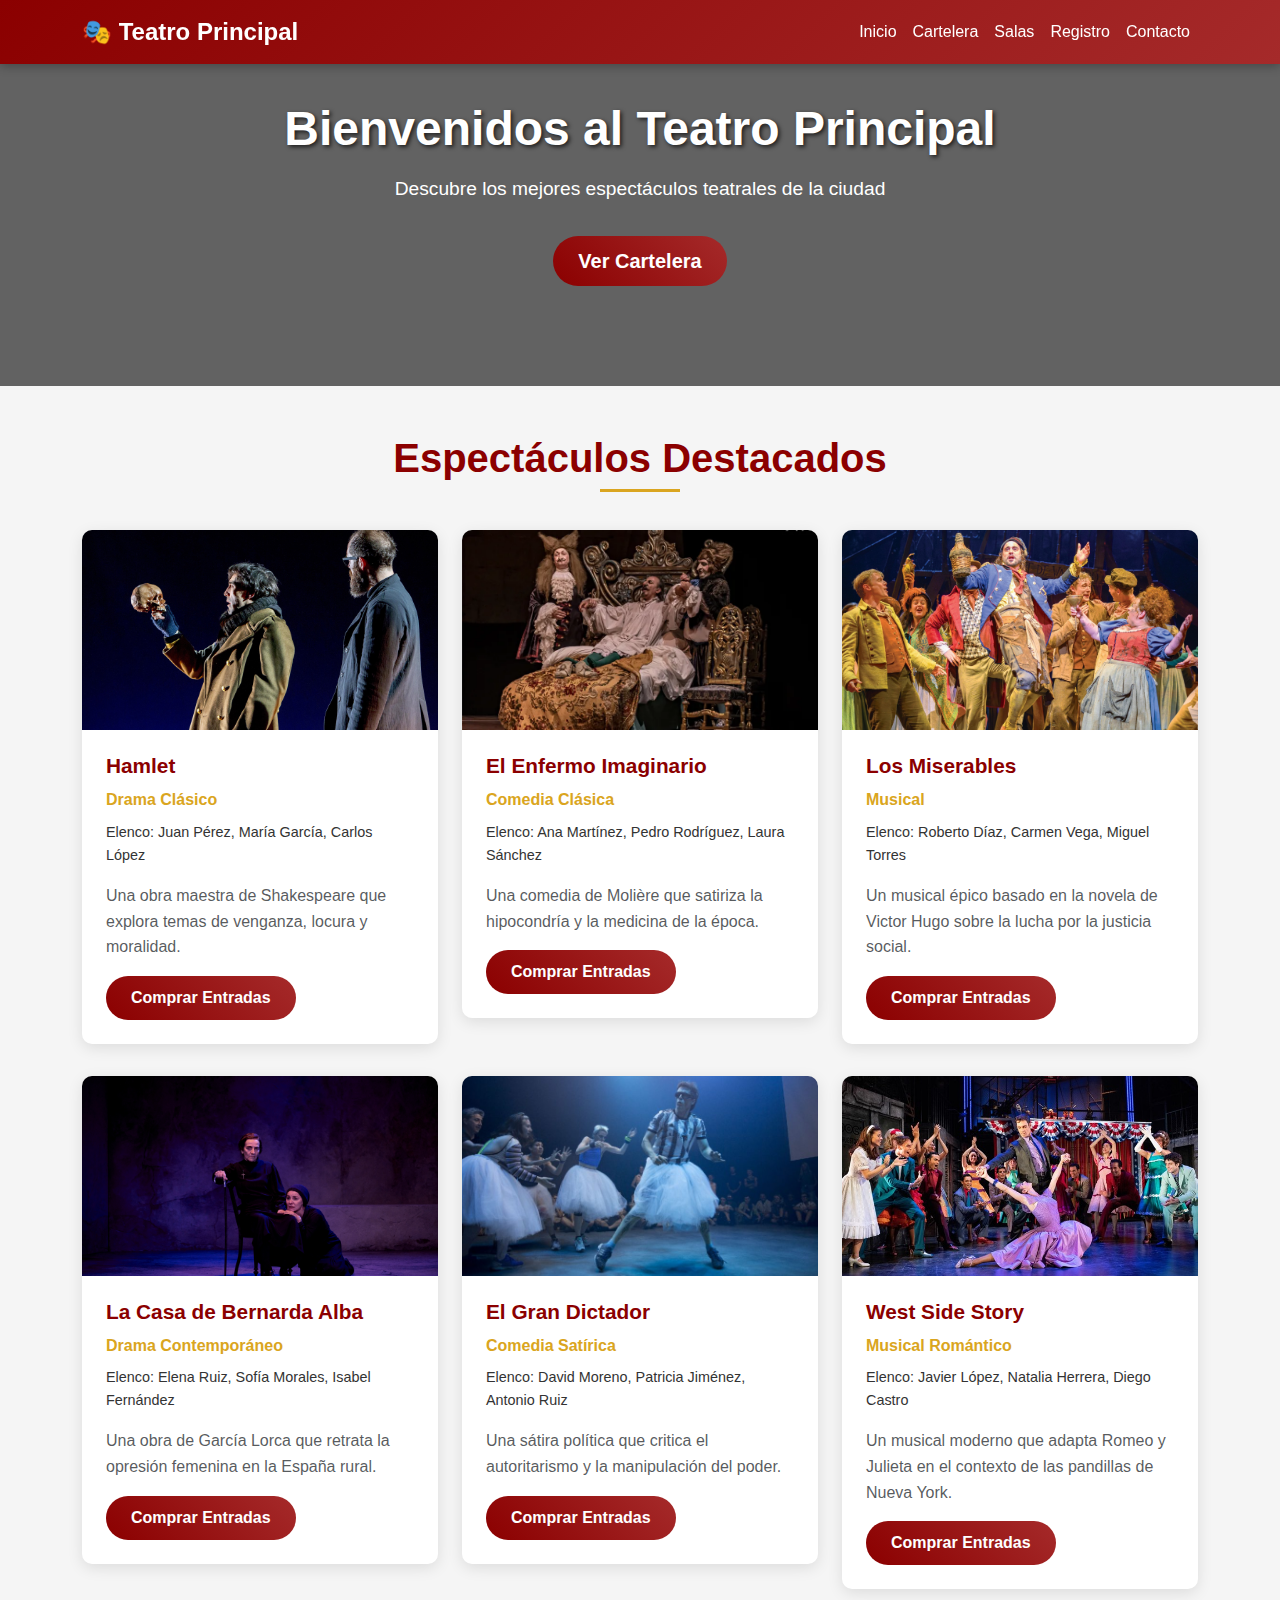
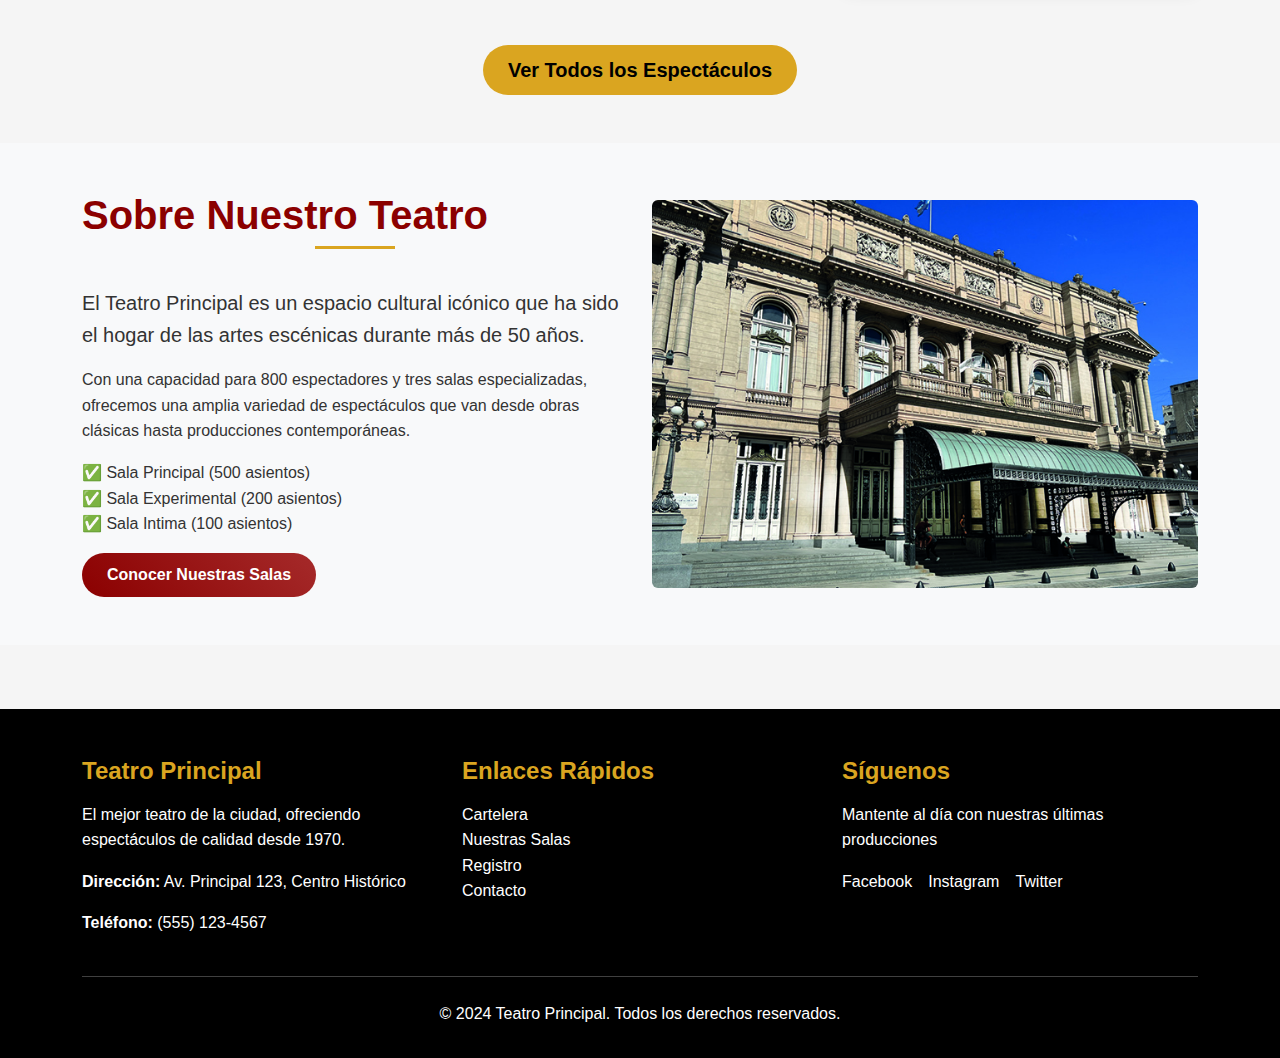
<file: index.html>
<!DOCTYPE html>
<html lang="es">
<head>
    <meta charset="UTF-8">
    <meta name="viewport" content="width=device-width, initial-scale=1.0">
    <title>Teatro Principal - Inicio</title>
    
    <!-- Bootstrap CSS -->
    <link href="https://cdn.jsdelivr.net/npm/bootstrap@5.3.0/dist/css/bootstrap.min.css" rel="stylesheet">
    <!-- Custom CSS -->
    <link rel="stylesheet" href="css/styles.css">
    
    <!-- Google Analytics -->
    <script async src="https://www.googletagmanager.com/gtag/js?id=G-JXD6K5F9CG"></script>
    <script>
        window.dataLayer = window.dataLayer || [];
        function gtag(){dataLayer.push(arguments);}
        gtag('js', new Date());
        gtag('config', 'G-JXD6K5F9CG');
    </script>
</head>
<body>
    <!-- Navbar -->
    <nav class="navbar navbar-expand-lg navbar-custom fixed-top">
        <div class="container">
            <a class="navbar-brand" href="index.html">
                🎭 Teatro Principal
            </a>
            
            <button class="navbar-toggler" type="button" data-bs-toggle="collapse" data-bs-target="#navbarNav">
                <span class="navbar-toggler-icon"></span>
            </button>
            
            <div class="collapse navbar-collapse" id="navbarNav">
                <ul class="navbar-nav ms-auto">
                    <li class="nav-item">
                        <a class="nav-link active" href="index.html">Inicio</a>
                    </li>
                    <li class="nav-item">
                        <a class="nav-link" href="cartelera.html">Cartelera</a>
                    </li>
                    <li class="nav-item">
                        <a class="nav-link" href="salas.html">Salas</a>
                    </li>
                    <li class="nav-item">
                        <a class="nav-link" href="registro.html">Registro</a>
                    </li>
                    <li class="nav-item">
                        <a class="nav-link" href="contacto.html">Contacto</a>
                    </li>
                </ul>
            </div>
        </div>
    </nav>

    <!-- Hero Section -->
    <section class="hero-section">
        <div class="container">
            <div class="row">
                <div class="col-lg-8 mx-auto">
                    <h1 class="hero-title">Bienvenidos al Teatro Principal</h1>
                    <p class="hero-subtitle">Descubre los mejores espectáculos teatrales de la ciudad</p>
                    <a href="cartelera.html" class="btn btn-primary-custom btn-lg">Ver Cartelera</a>
                </div>
            </div>
        </div>
    </section>

    <!-- Espectáculos Destacados -->
    <section class="py-5">
        <div class="container">
            <h2 class="section-title">Espectáculos Destacados</h2>
            
            <div class="row">
                <!-- Espectáculo 1 -->
                <div class="col-lg-4 col-md-6">
                    <div class="spectacle-card" data-category="drama">
                        <img src="images/hamlet.jpg" alt="Hamlet" class="spectacle-image">
                        <div class="spectacle-content">
                            <h3 class="spectacle-title">Hamlet</h3>
                            <p class="spectacle-theme">Drama Clásico</p>
                            <p class="spectacle-cast">Elenco: Juan Pérez, María García, Carlos López</p>
                            <p class="text-muted">Una obra maestra de Shakespeare que explora temas de venganza, locura y moralidad.</p>
                            <button class="btn btn-primary-custom btn-buy-tickets" 
                                    data-spectacle-id="hamlet" 
                                    data-spectacle-name="Hamlet">
                                Comprar Entradas
                            </button>
                        </div>
                    </div>
                </div>

                <!-- Espectáculo 2 -->
                <div class="col-lg-4 col-md-6">
                    <div class="spectacle-card" data-category="comedia">
                        <img src="images/El Enfermo Imaginario.webp" alt="El Enfermo Imaginario" class="spectacle-image">
                        <div class="spectacle-content">
                            <h3 class="spectacle-title">El Enfermo Imaginario</h3>
                            <p class="spectacle-theme">Comedia Clásica</p>
                            <p class="spectacle-cast">Elenco: Ana Martínez, Pedro Rodríguez, Laura Sánchez</p>
                            <p class="text-muted">Una comedia de Molière que satiriza la hipocondría y la medicina de la época.</p>
                            <button class="btn btn-primary-custom btn-buy-tickets" 
                                    data-spectacle-id="enfermo" 
                                    data-spectacle-name="El Enfermo Imaginario">
                                Comprar Entradas
                            </button>
                        </div>
                    </div>
                </div>

                <!-- Espectáculo 3 -->
                <div class="col-lg-4 col-md-6">
                    <div class="spectacle-card" data-category="musical">
                        <img src="images/Los Miserables.jpg" alt="Los Miserables" class="spectacle-image">
                        <div class="spectacle-content">
                            <h3 class="spectacle-title">Los Miserables</h3>
                            <p class="spectacle-theme">Musical</p>
                            <p class="spectacle-cast">Elenco: Roberto Díaz, Carmen Vega, Miguel Torres</p>
                            <p class="text-muted">Un musical épico basado en la novela de Victor Hugo sobre la lucha por la justicia social.</p>
                            <button class="btn btn-primary-custom btn-buy-tickets" 
                                    data-spectacle-id="miserables" 
                                    data-spectacle-name="Los Miserables">
                                Comprar Entradas
                            </button>
                        </div>
                    </div>
                </div>

                <!-- Espectáculo 4 -->
                <div class="col-lg-4 col-md-6">
                    <div class="spectacle-card" data-category="drama">
                        <img src="images/La Casa de Bernarda Alba.jpg" alt="La Casa de Bernarda Alba" class="spectacle-image">
                        <div class="spectacle-content">
                            <h3 class="spectacle-title">La Casa de Bernarda Alba</h3>
                            <p class="spectacle-theme">Drama Contemporáneo</p>
                            <p class="spectacle-cast">Elenco: Elena Ruiz, Sofía Morales, Isabel Fernández</p>
                            <p class="text-muted">Una obra de García Lorca que retrata la opresión femenina en la España rural.</p>
                            <button class="btn btn-primary-custom btn-buy-tickets" 
                                    data-spectacle-id="bernarda" 
                                    data-spectacle-name="La Casa de Bernarda Alba">
                                Comprar Entradas
                            </button>
                        </div>
                    </div>
                </div>

                <!-- Espectáculo 5 -->
                <div class="col-lg-4 col-md-6">
                    <div class="spectacle-card" data-category="comedia">
                        <img src="images/El Gran Dictador.jpg" alt="El Gran Dictador" class="spectacle-image">
                        <div class="spectacle-content">
                            <h3 class="spectacle-title">El Gran Dictador</h3>
                            <p class="spectacle-theme">Comedia Satírica</p>
                            <p class="spectacle-cast">Elenco: David Moreno, Patricia Jiménez, Antonio Ruiz</p>
                            <p class="text-muted">Una sátira política que critica el autoritarismo y la manipulación del poder.</p>
                            <button class="btn btn-primary-custom btn-buy-tickets" 
                                    data-spectacle-id="dictador" 
                                    data-spectacle-name="El Gran Dictador">
                                Comprar Entradas
                            </button>
                        </div>
                    </div>
                </div>

                <!-- Espectáculo 6 -->
                <div class="col-lg-4 col-md-6">
                    <div class="spectacle-card" data-category="musical">
                        <img src="images/West Side Story.jpg" alt="West Side Story" class="spectacle-image">
                        <div class="spectacle-content">
                            <h3 class="spectacle-title">West Side Story</h3>
                            <p class="spectacle-theme">Musical Romántico</p>
                            <p class="spectacle-cast">Elenco: Javier López, Natalia Herrera, Diego Castro</p>
                            <p class="text-muted">Un musical moderno que adapta Romeo y Julieta en el contexto de las pandillas de Nueva York.</p>
                            <button class="btn btn-primary-custom btn-buy-tickets" 
                                    data-spectacle-id="westside" 
                                    data-spectacle-name="West Side Story">
                                Comprar Entradas
                            </button>
                        </div>
                    </div>
                </div>
            </div>

            <div class="text-center mt-4">
                <a href="cartelera.html" class="btn btn-secondary-custom btn-lg">Ver Todos los Espectáculos</a>
            </div>
        </div>
    </section>

    <!-- Información del Teatro -->
    <section class="py-5 bg-light">
        <div class="container">
            <div class="row align-items-center">
                <div class="col-lg-6">
                    <h2 class="section-title text-start">Sobre Nuestro Teatro</h2>
                    <p class="lead">El Teatro Principal es un espacio cultural icónico que ha sido el hogar de las artes escénicas durante más de 50 años.</p>
                    <p>Con una capacidad para 800 espectadores y tres salas especializadas, ofrecemos una amplia variedad de espectáculos que van desde obras clásicas hasta producciones contemporáneas.</p>
                    <ul class="list-unstyled">
                        <li>✅ Sala Principal (500 asientos)</li>
                        <li>✅ Sala Experimental (200 asientos)</li>
                        <li>✅ Sala Intima (100 asientos)</li>
                    </ul>
                    <a href="salas.html" class="btn btn-primary-custom">Conocer Nuestras Salas</a>
                </div>
                <div class="col-lg-6">
                    <img src="images/teatro.jpg" alt="Teatro Principal" class="img-fluid rounded">
                </div>
            </div>
        </div>
    </section>

    <!-- Footer -->
    <footer class="footer-custom">
        <div class="container">
            <div class="row">
                <div class="col-lg-4">
                    <h5 class="footer-title">Teatro Principal</h5>
                    <p>El mejor teatro de la ciudad, ofreciendo espectáculos de calidad desde 1970.</p>
                    <p><strong>Dirección:</strong> Av. Principal 123, Centro Histórico</p>
                    <p><strong>Teléfono:</strong> (555) 123-4567</p>
                </div>
                <div class="col-lg-4">
                    <h5 class="footer-title">Enlaces Rápidos</h5>
                    <ul class="list-unstyled">
                        <li><a href="cartelera.html" class="footer-link">Cartelera</a></li>
                        <li><a href="salas.html" class="footer-link">Nuestras Salas</a></li>
                        <li><a href="registro.html" class="footer-link">Registro</a></li>
                        <li><a href="contacto.html" class="footer-link">Contacto</a></li>
                    </ul>
                </div>
                <div class="col-lg-4">
                    <h5 class="footer-title">Síguenos</h5>
                    <p>Mantente al día con nuestras últimas producciones</p>
                    <div class="d-flex gap-3">
                        <a href="#" class="footer-link">Facebook</a>
                        <a href="#" class="footer-link">Instagram</a>
                        <a href="#" class="footer-link">Twitter</a>
                    </div>
                </div>
            </div>
            <hr class="my-4">
            <div class="row">
                <div class="col-12 text-center">
                    <p>&copy; 2024 Teatro Principal. Todos los derechos reservados.</p>
                </div>
            </div>
        </div>
    </footer>

    <!-- Bootstrap JS -->
    <script src="https://cdn.jsdelivr.net/npm/bootstrap@5.3.0/dist/js/bootstrap.bundle.min.js"></script>
    <!-- Custom JS -->
    <script src="js/main.js"></script>
    
    <script>
        // Funcionalidad específica para la página de inicio
        document.addEventListener('DOMContentLoaded', function() {
            // Conectar botones de "Comprar Entradas"
            const buyButtons = document.querySelectorAll('.btn-buy-tickets');
            
            buyButtons.forEach(button => {
                button.addEventListener('click', function(e) {
                    e.preventDefault();
                    
                    const spectacleId = this.dataset.spectacleId;
                    const spectacleName = this.dataset.spectacleName;
                    
                    // Track purchase intent
                    if (typeof gtag !== 'undefined') {
                        gtag('event', 'view_item', {
                            item_name: spectacleName,
                            item_category: 'spectacle',
                            item_id: spectacleId,
                            value: 0,
                            currency: 'ARS'
                        });
                    }
                    
                    // Redirigir a página de compra con parámetros
                    const params = new URLSearchParams({
                        spectacle: spectacleId,
                        name: spectacleName
                    });
                    
                    window.location.href = `compra.html?${params.toString()}`;
                });
            });
        });
    </script>
</body>
</html>
</file>
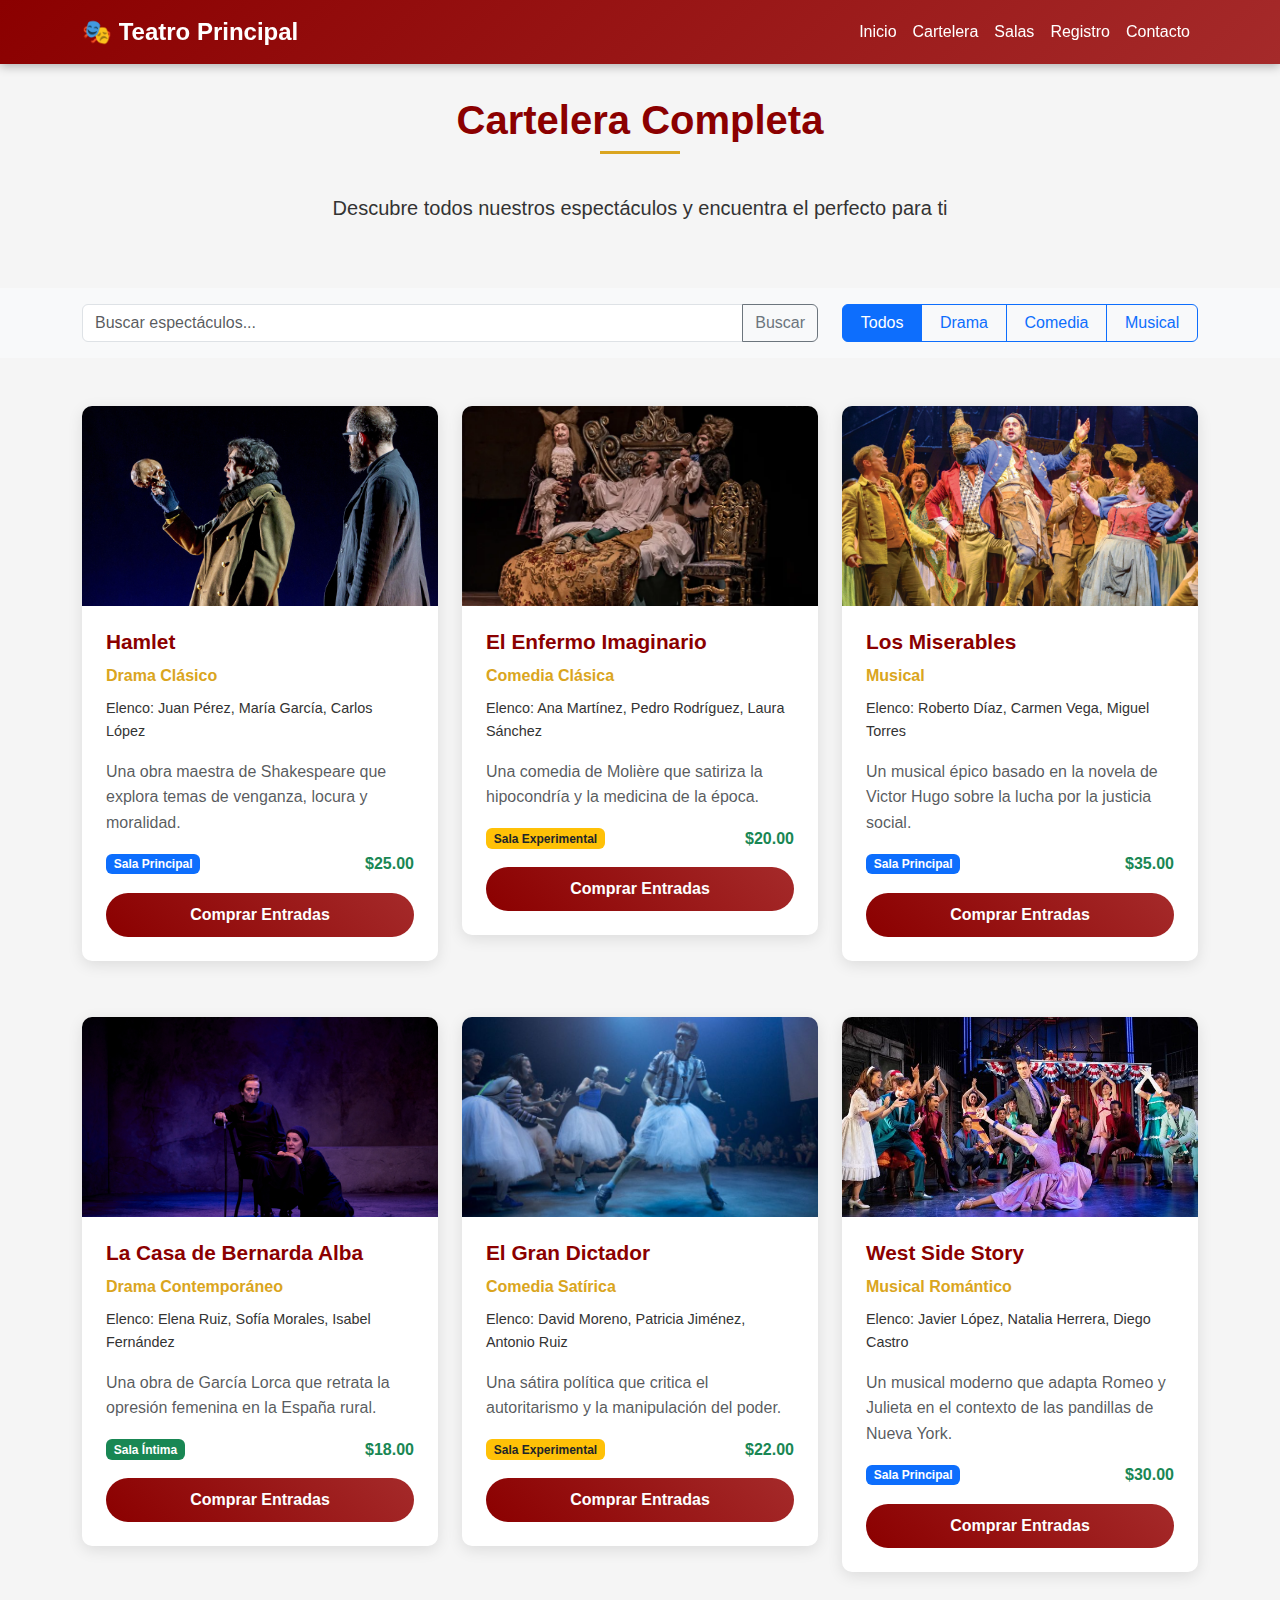
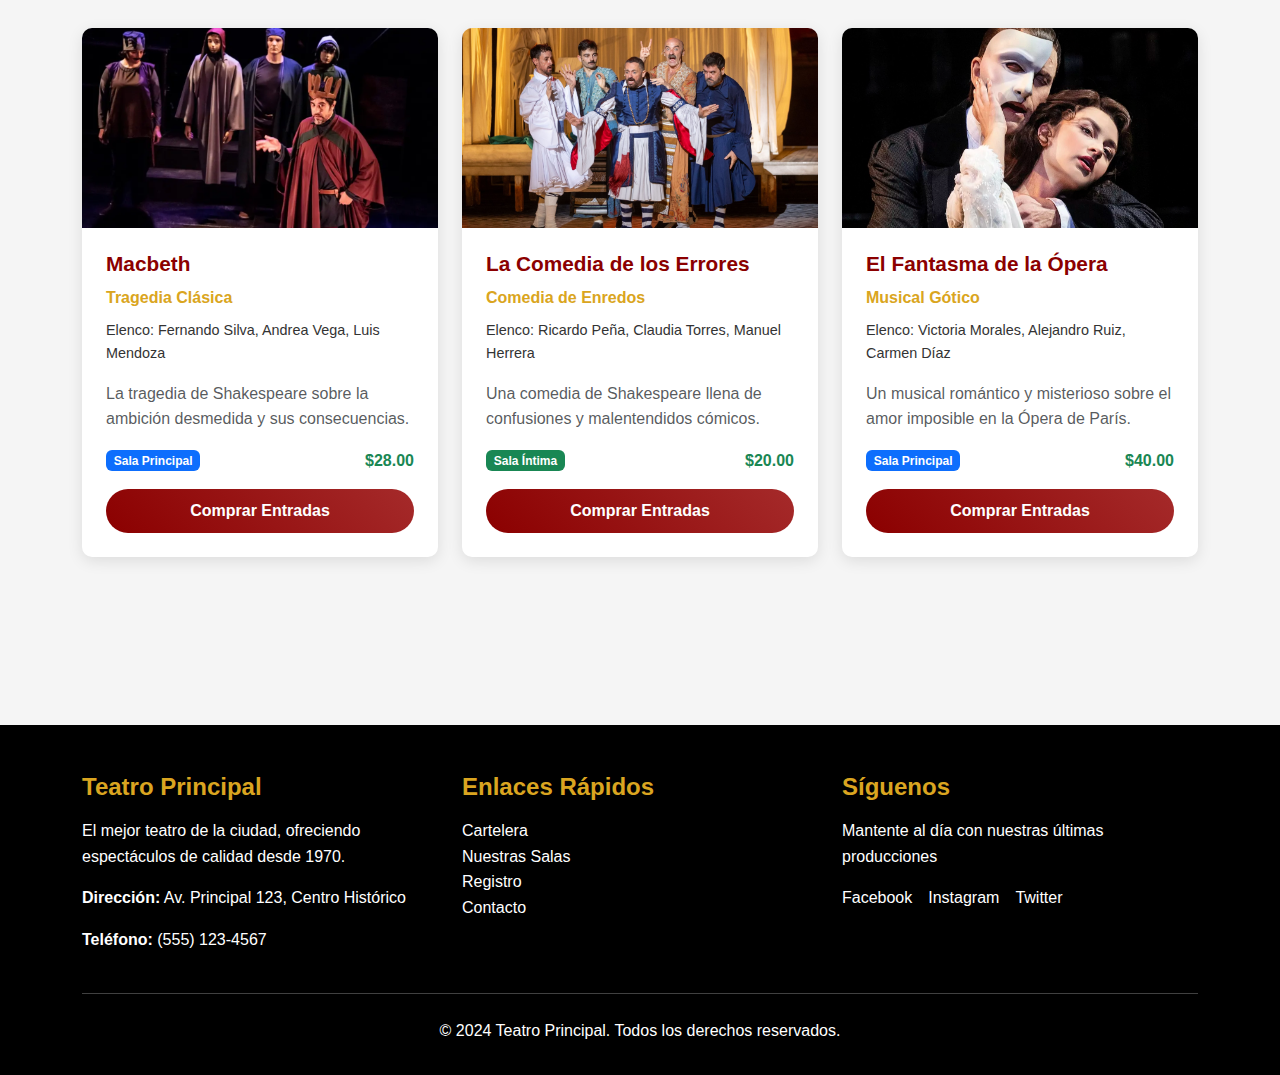
<file: cartelera.html>
<!DOCTYPE html>
<html lang="es">
<head>
    <meta charset="UTF-8">
    <meta name="viewport" content="width=device-width, initial-scale=1.0">
    <title>Cartelera - Teatro Principal</title>
    
    <!-- Bootstrap CSS -->
    <link href="https://cdn.jsdelivr.net/npm/bootstrap@5.3.0/dist/css/bootstrap.min.css" rel="stylesheet">
    <!-- Custom CSS -->
    <link rel="stylesheet" href="css/styles.css">
    
    <!-- Google Analytics -->
    <script async src="https://www.googletagmanager.com/gtag/js?id=GA_MEASUREMENT_ID"></script>
    <script>
        window.dataLayer = window.dataLayer || [];
        function gtag(){dataLayer.push(arguments);}
        gtag('js', new Date());
        gtag('config', 'GA_MEASUREMENT_ID');
    </script>
</head>
<body>
    <!-- Navbar -->
    <nav class="navbar navbar-expand-lg navbar-custom fixed-top">
        <div class="container">
            <a class="navbar-brand" href="index.html">
                🎭 Teatro Principal
            </a>
            
            <button class="navbar-toggler" type="button" data-bs-toggle="collapse" data-bs-target="#navbarNav">
                <span class="navbar-toggler-icon"></span>
            </button>
            
            <div class="collapse navbar-collapse" id="navbarNav">
                <ul class="navbar-nav ms-auto">
                    <li class="nav-item">
                        <a class="nav-link" href="index.html">Inicio</a>
                    </li>
                    <li class="nav-item">
                        <a class="nav-link active" href="cartelera.html">Cartelera</a>
                    </li>
                    <li class="nav-item">
                        <a class="nav-link" href="salas.html">Salas</a>
                    </li>
                    <li class="nav-item">
                        <a class="nav-link" href="registro.html">Registro</a>
                    </li>
                    <li class="nav-item">
                        <a class="nav-link" href="contacto.html">Contacto</a>
                    </li>
                </ul>
            </div>
        </div>
    </nav>

    <!-- Header Section -->
    <section class="py-5 mt-5">
        <div class="container">
            <div class="row">
                <div class="col-lg-8 mx-auto text-center">
                    <h1 class="section-title">Cartelera Completa</h1>
                    <p class="lead">Descubre todos nuestros espectáculos y encuentra el perfecto para ti</p>
                </div>
            </div>
        </div>
    </section>

    <!-- Filtros y Búsqueda -->
    <section class="py-3 bg-light">
        <div class="container">
            <div class="row">
                <div class="col-lg-8">
                    <div class="input-group">
                        <input type="text" class="form-control" id="search-spectacles" placeholder="Buscar espectáculos...">
                        <button class="btn btn-outline-secondary" type="button">
                            <i class="fas fa-search"></i> Buscar
                        </button>
                    </div>
                </div>
                <div class="col-lg-4">
                    <div class="btn-group w-100" role="group">
                        <button type="button" class="btn btn-outline-primary filter-btn active" data-filter="all">Todos</button>
                        <button type="button" class="btn btn-outline-primary filter-btn" data-filter="drama">Drama</button>
                        <button type="button" class="btn btn-outline-primary filter-btn" data-filter="comedia">Comedia</button>
                        <button type="button" class="btn btn-outline-primary filter-btn" data-filter="musical">Musical</button>
                    </div>
                </div>
            </div>
        </div>
    </section>

    <!-- Espectáculos -->
    <section class="py-5">
        <div class="container">
            <div class="row" id="spectacles-container">
                <!-- Espectáculo 1 -->
                <div class="col-lg-4 col-md-6 mb-4">
                    <div class="spectacle-card" data-category="drama">
                        <img src="images/hamlet.jpg" alt="Hamlet" class="spectacle-image">
                        <div class="spectacle-content">
                            <h3 class="spectacle-title">Hamlet</h3>
                            <p class="spectacle-theme">Drama Clásico</p>
                            <p class="spectacle-cast">Elenco: Juan Pérez, María García, Carlos López</p>
                            <p class="text-muted">Una obra maestra de Shakespeare que explora temas de venganza, locura y moralidad.</p>
                            <div class="d-flex justify-content-between align-items-center">
                                <span class="badge bg-primary">Sala Principal</span>
                                <span class="text-success fw-bold">$25.00</span>
                            </div>
                            <button class="btn btn-primary-custom w-100 mt-3 btn-buy-tickets" 
                                    data-spectacle-id="hamlet" 
                                    data-spectacle-name="Hamlet">
                                Comprar Entradas
                            </button>
                        </div>
                    </div>
                </div>

                <!-- Espectáculo 2 -->
                <div class="col-lg-4 col-md-6 mb-4">
                    <div class="spectacle-card" data-category="comedia">
                        <img src="images/El Enfermo Imaginario.webp" alt="El Enfermo Imaginario" class="spectacle-image">
                        <div class="spectacle-content">
                            <h3 class="spectacle-title">El Enfermo Imaginario</h3>
                            <p class="spectacle-theme">Comedia Clásica</p>
                            <p class="spectacle-cast">Elenco: Ana Martínez, Pedro Rodríguez, Laura Sánchez</p>
                            <p class="text-muted">Una comedia de Molière que satiriza la hipocondría y la medicina de la época.</p>
                            <div class="d-flex justify-content-between align-items-center">
                                <span class="badge bg-warning text-dark">Sala Experimental</span>
                                <span class="text-success fw-bold">$20.00</span>
                            </div>
                            <button class="btn btn-primary-custom w-100 mt-3 btn-buy-tickets" 
                                    data-spectacle-id="enfermo" 
                                    data-spectacle-name="El Enfermo Imaginario">
                                Comprar Entradas
                            </button>
                        </div>
                    </div>
                </div>

                <!-- Espectáculo 3 -->
                <div class="col-lg-4 col-md-6 mb-4">
                    <div class="spectacle-card" data-category="musical">
                        <img src="images/Los Miserables.jpg" alt="Los Miserables" class="spectacle-image">
                        <div class="spectacle-content">
                            <h3 class="spectacle-title">Los Miserables</h3>
                            <p class="spectacle-theme">Musical</p>
                            <p class="spectacle-cast">Elenco: Roberto Díaz, Carmen Vega, Miguel Torres</p>
                            <p class="text-muted">Un musical épico basado en la novela de Victor Hugo sobre la lucha por la justicia social.</p>
                            <div class="d-flex justify-content-between align-items-center">
                                <span class="badge bg-primary">Sala Principal</span>
                                <span class="text-success fw-bold">$35.00</span>
                            </div>
                            <button class="btn btn-primary-custom w-100 mt-3 btn-buy-tickets" 
                                    data-spectacle-id="miserables" 
                                    data-spectacle-name="Los Miserables">
                                Comprar Entradas
                            </button>
                        </div>
                    </div>
                </div>

                <!-- Espectáculo 4 -->
                <div class="col-lg-4 col-md-6 mb-4">
                    <div class="spectacle-card" data-category="drama">
                        <img src="images/La Casa de Bernarda Alba.jpg" alt="La Casa de Bernarda Alba" class="spectacle-image">
                        <div class="spectacle-content">
                            <h3 class="spectacle-title">La Casa de Bernarda Alba</h3>
                            <p class="spectacle-theme">Drama Contemporáneo</p>
                            <p class="spectacle-cast">Elenco: Elena Ruiz, Sofía Morales, Isabel Fernández</p>
                            <p class="text-muted">Una obra de García Lorca que retrata la opresión femenina en la España rural.</p>
                            <div class="d-flex justify-content-between align-items-center">
                                <span class="badge bg-success">Sala Íntima</span>
                                <span class="text-success fw-bold">$18.00</span>
                            </div>
                            <button class="btn btn-primary-custom w-100 mt-3 btn-buy-tickets" 
                                    data-spectacle-id="bernarda" 
                                    data-spectacle-name="La Casa de Bernarda Alba">
                                Comprar Entradas
                            </button>
                        </div>
                    </div>
                </div>

                <!-- Espectáculo 5 -->
                <div class="col-lg-4 col-md-6 mb-4">
                    <div class="spectacle-card" data-category="comedia">
                        <img src="images/El Gran Dictador.jpg" alt="El Gran Dictador" class="spectacle-image">
                        <div class="spectacle-content">
                            <h3 class="spectacle-title">El Gran Dictador</h3>
                            <p class="spectacle-theme">Comedia Satírica</p>
                            <p class="spectacle-cast">Elenco: David Moreno, Patricia Jiménez, Antonio Ruiz</p>
                            <p class="text-muted">Una sátira política que critica el autoritarismo y la manipulación del poder.</p>
                            <div class="d-flex justify-content-between align-items-center">
                                <span class="badge bg-warning text-dark">Sala Experimental</span>
                                <span class="text-success fw-bold">$22.00</span>
                            </div>
                            <button class="btn btn-primary-custom w-100 mt-3 btn-buy-tickets" 
                                    data-spectacle-id="dictador" 
                                    data-spectacle-name="El Gran Dictador">
                                Comprar Entradas
                            </button>
                        </div>
                    </div>
                </div>

                <!-- Espectáculo 6 -->
                <div class="col-lg-4 col-md-6 mb-4">
                    <div class="spectacle-card" data-category="musical">
                        <img src="images/West Side Story.jpg" alt="West Side Story" class="spectacle-image">
                        <div class="spectacle-content">
                            <h3 class="spectacle-title">West Side Story</h3>
                            <p class="spectacle-theme">Musical Romántico</p>
                            <p class="spectacle-cast">Elenco: Javier López, Natalia Herrera, Diego Castro</p>
                            <p class="text-muted">Un musical moderno que adapta Romeo y Julieta en el contexto de las pandillas de Nueva York.</p>
                            <div class="d-flex justify-content-between align-items-center">
                                <span class="badge bg-primary">Sala Principal</span>
                                <span class="text-success fw-bold">$30.00</span>
                            </div>
                            <button class="btn btn-primary-custom w-100 mt-3 btn-buy-tickets" 
                                    data-spectacle-id="westside" 
                                    data-spectacle-name="West Side Story">
                                Comprar Entradas
                            </button>
                        </div>
                    </div>
                </div>

                <!-- Espectáculo 7 -->
                <div class="col-lg-4 col-md-6 mb-4">
                    <div class="spectacle-card" data-category="drama">
                        <img src="images/Macbeth.webp" alt="Macbeth" class="spectacle-image">
                        <div class="spectacle-content">
                            <h3 class="spectacle-title">Macbeth</h3>
                            <p class="spectacle-theme">Tragedia Clásica</p>
                            <p class="spectacle-cast">Elenco: Fernando Silva, Andrea Vega, Luis Mendoza</p>
                            <p class="text-muted">La tragedia de Shakespeare sobre la ambición desmedida y sus consecuencias.</p>
                            <div class="d-flex justify-content-between align-items-center">
                                <span class="badge bg-primary">Sala Principal</span>
                                <span class="text-success fw-bold">$28.00</span>
                            </div>
                            <button class="btn btn-primary-custom w-100 mt-3 btn-buy-tickets" 
                                    data-spectacle-id="macbeth" 
                                    data-spectacle-name="Macbeth">
                                Comprar Entradas
                            </button>
                        </div>
                    </div>
                </div>

                <!-- Espectáculo 8 -->
                <div class="col-lg-4 col-md-6 mb-4">
                    <div class="spectacle-card" data-category="comedia">
                        <img src="images/La Comedia de los Errores.jpg" alt="La Comedia de los Errores" class="spectacle-image">
                        <div class="spectacle-content">
                            <h3 class="spectacle-title">La Comedia de los Errores</h3>
                            <p class="spectacle-theme">Comedia de Enredos</p>
                            <p class="spectacle-cast">Elenco: Ricardo Peña, Claudia Torres, Manuel Herrera</p>
                            <p class="text-muted">Una comedia de Shakespeare llena de confusiones y malentendidos cómicos.</p>
                            <div class="d-flex justify-content-between align-items-center">
                                <span class="badge bg-success">Sala Íntima</span>
                                <span class="text-success fw-bold">$20.00</span>
                            </div>
                            <button class="btn btn-primary-custom w-100 mt-3 btn-buy-tickets" 
                                    data-spectacle-id="errores" 
                                    data-spectacle-name="La Comedia de los Errores">
                                Comprar Entradas
                            </button>
                        </div>
                    </div>
                </div>

                <!-- Espectáculo 9 -->
                <div class="col-lg-4 col-md-6 mb-4">
                    <div class="spectacle-card" data-category="musical">
                        <img src="images/El Fantasma de la Ópera.webp" alt="El Fantasma de la Ópera" class="spectacle-image">
                        <div class="spectacle-content">
                            <h3 class="spectacle-title">El Fantasma de la Ópera</h3>
                            <p class="spectacle-theme">Musical Gótico</p>
                            <p class="spectacle-cast">Elenco: Victoria Morales, Alejandro Ruiz, Carmen Díaz</p>
                            <p class="text-muted">Un musical romántico y misterioso sobre el amor imposible en la Ópera de París.</p>
                            <div class="d-flex justify-content-between align-items-center">
                                <span class="badge bg-primary">Sala Principal</span>
                                <span class="text-success fw-bold">$40.00</span>
                            </div>
                            <button class="btn btn-primary-custom w-100 mt-3 btn-buy-tickets" 
                                    data-spectacle-id="fantasma" 
                                    data-spectacle-name="El Fantasma de la Ópera">
                                Comprar Entradas
                            </button>
                        </div>
                    </div>
                </div>
            </div>
        </div>
    </section>

    <!-- Footer -->
    <footer class="footer-custom">
        <div class="container">
            <div class="row">
                <div class="col-lg-4">
                    <h5 class="footer-title">Teatro Principal</h5>
                    <p>El mejor teatro de la ciudad, ofreciendo espectáculos de calidad desde 1970.</p>
                    <p><strong>Dirección:</strong> Av. Principal 123, Centro Histórico</p>
                    <p><strong>Teléfono:</strong> (555) 123-4567</p>
                </div>
                <div class="col-lg-4">
                    <h5 class="footer-title">Enlaces Rápidos</h5>
                    <ul class="list-unstyled">
                        <li><a href="cartelera.html" class="footer-link">Cartelera</a></li>
                        <li><a href="salas.html" class="footer-link">Nuestras Salas</a></li>
                        <li><a href="registro.html" class="footer-link">Registro</a></li>
                        <li><a href="contacto.html" class="footer-link">Contacto</a></li>
                    </ul>
                </div>
                <div class="col-lg-4">
                    <h5 class="footer-title">Síguenos</h5>
                    <p>Mantente al día con nuestras últimas producciones</p>
                    <div class="d-flex gap-3">
                        <a href="#" class="footer-link">Facebook</a>
                        <a href="#" class="footer-link">Instagram</a>
                        <a href="#" class="footer-link">Twitter</a>
                    </div>
                </div>
            </div>
            <hr class="my-4">
            <div class="row">
                <div class="col-12 text-center">
                    <p>&copy; 2024 Teatro Principal. Todos los derechos reservados.</p>
                </div>
            </div>
        </div>
    </footer>

    <!-- Bootstrap JS -->
    <script src="https://cdn.jsdelivr.net/npm/bootstrap@5.3.0/dist/js/bootstrap.bundle.min.js"></script>
    <!-- Custom JS -->
    <script src="js/main.js"></script>
    
    <script>
        // Funcionalidad específica para la página de cartelera
        document.addEventListener('DOMContentLoaded', function() {
            // Conectar botones de "Comprar Entradas"
            const buyButtons = document.querySelectorAll('.btn-buy-tickets');
            
            buyButtons.forEach(button => {
                button.addEventListener('click', function(e) {
                    e.preventDefault();
                    
                    const spectacleId = this.dataset.spectacleId;
                    const spectacleName = this.dataset.spectacleName;
                    
                    // Track purchase intent
                    if (typeof gtag !== 'undefined') {
                        gtag('event', 'purchase_intent', {
                            spectacle_id: spectacleId,
                            spectacle_name: spectacleName,
                            page: 'cartelera'
                        });
                    }
                    
                    // Redirigir a página de compra con parámetros
                    const params = new URLSearchParams({
                        spectacle: spectacleId,
                        name: spectacleName
                    });
                    
                    window.location.href = `compra.html?${params.toString()}`;
                });
            });
        });
    </script>
</body>
</html>
</file>
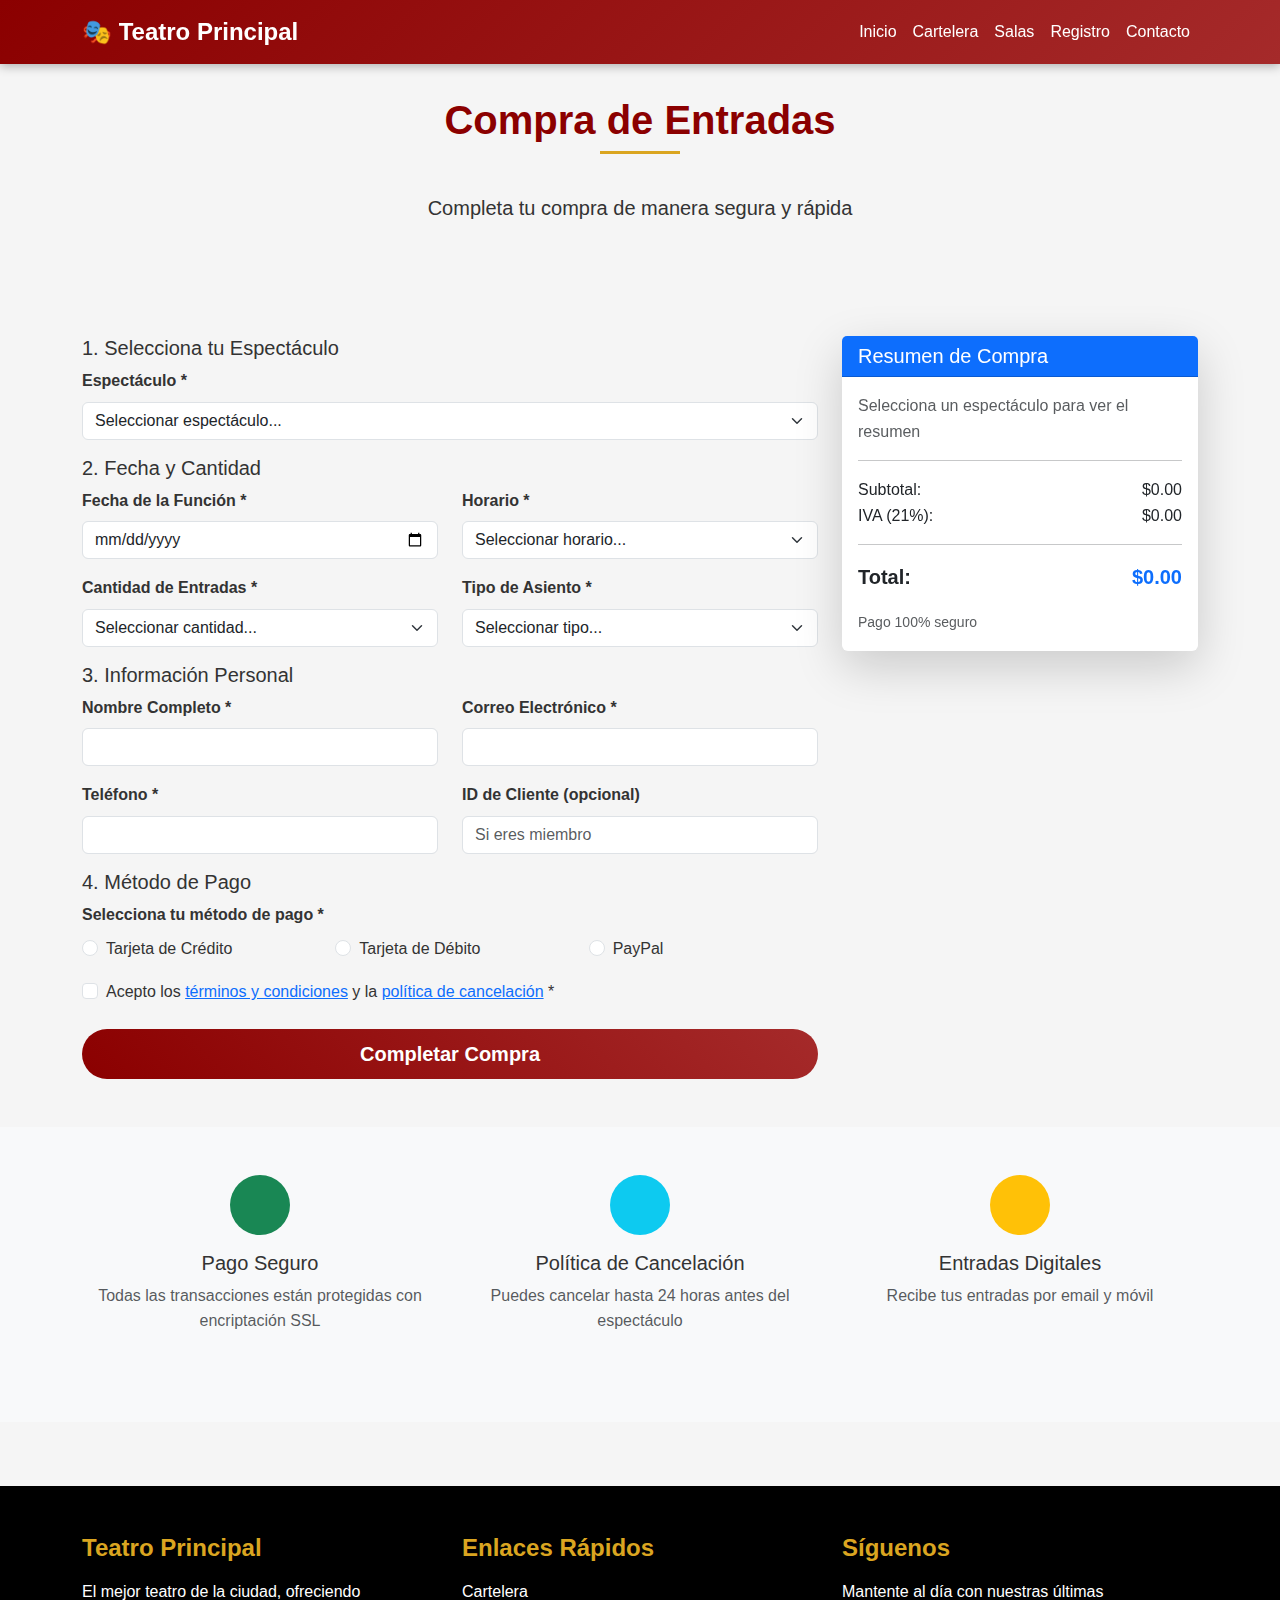
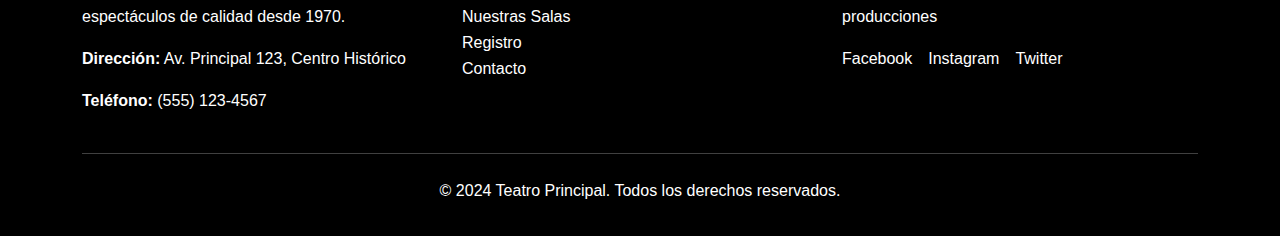
<file: compra.html>
<!DOCTYPE html>
<html lang="es">
<head>
    <meta charset="UTF-8">
    <meta name="viewport" content="width=device-width, initial-scale=1.0">
    <title>Compra de Entradas - Teatro Principal</title>
    
    <!-- Bootstrap CSS -->
    <link href="https://cdn.jsdelivr.net/npm/bootstrap@5.3.0/dist/css/bootstrap.min.css" rel="stylesheet">
    <!-- Custom CSS -->
    <link rel="stylesheet" href="css/styles.css">
    
    <!-- Google Analytics -->
    <script async src="https://www.googletagmanager.com/gtag/js?id=G-JXD6K5F9CG"></script>
    <script>
        window.dataLayer = window.dataLayer || [];
        function gtag(){dataLayer.push(arguments);}
        gtag('js', new Date());
        gtag('config', 'G-JXD6K5F9CG');
    </script>
</head>
<body>
    <!-- Navbar -->
    <nav class="navbar navbar-expand-lg navbar-custom fixed-top">
        <div class="container">
            <a class="navbar-brand" href="index.html">
                🎭 Teatro Principal
            </a>
            
            <button class="navbar-toggler" type="button" data-bs-toggle="collapse" data-bs-target="#navbarNav">
                <span class="navbar-toggler-icon"></span>
            </button>
            
            <div class="collapse navbar-collapse" id="navbarNav">
                <ul class="navbar-nav ms-auto">
                    <li class="nav-item">
                        <a class="nav-link" href="index.html">Inicio</a>
                    </li>
                    <li class="nav-item">
                        <a class="nav-link" href="cartelera.html">Cartelera</a>
                    </li>
                    <li class="nav-item">
                        <a class="nav-link" href="salas.html">Salas</a>
                    </li>
                    <li class="nav-item">
                        <a class="nav-link" href="registro.html">Registro</a>
                    </li>
                    <li class="nav-item">
                        <a class="nav-link" href="contacto.html">Contacto</a>
                    </li>
                </ul>
            </div>
        </div>
    </nav>

    <!-- Header Section -->
    <section class="py-5 mt-5">
        <div class="container">
            <div class="row">
                <div class="col-lg-8 mx-auto text-center">
                    <h1 class="section-title">Compra de Entradas</h1>
                    <p class="lead">Completa tu compra de manera segura y rápida</p>
                </div>
            </div>
        </div>
    </section>

    <!-- Formulario de Compra -->
    <section class="py-5">
        <div class="container">
            <div class="row">
                <div class="col-lg-8">
                    <div class="form-card">
                        <div class="card-body">
                            <form id="purchaseForm" novalidate>
                                <!-- Selección de Espectáculo -->
                                <div class="form-section">
                                    <h5>1. Selecciona tu Espectáculo</h5>
                                    <div class="mb-3">
                                        <label for="spectacle-select" class="form-label">Espectáculo *</label>
                                        <select class="form-select" id="spectacle-select" name="spectacle" required>
                                            <option value="">Seleccionar espectáculo...</option>
                                            <option value="hamlet">Hamlet - Drama Clásico</option>
                                            <option value="enfermo">El Enfermo Imaginario - Comedia Clásica</option>
                                            <option value="miserables">Los Miserables - Musical</option>
                                            <option value="bernarda">La Casa de Bernarda Alba - Drama Contemporáneo</option>
                                            <option value="dictador">El Gran Dictador - Comedia Satírica</option>
                                            <option value="westside">West Side Story - Musical Romántico</option>
                                            <option value="macbeth">Macbeth - Tragedia Clásica</option>
                                            <option value="errores">La Comedia de los Errores - Comedia de Enredos</option>
                                            <option value="fantasma">El Fantasma de la Ópera - Musical Gótico</option>
                                        </select>
                                    </div>
                                    <div id="spectacle-name-display" class="alert alert-info" style="display: none;">
                                        <strong>Espectáculo seleccionado:</strong> <span id="selected-spectacle-name"></span>
                                    </div>
                                </div>

                                <!-- Fecha y Cantidad -->
                                <div class="form-section">
                                    <h5>2. Fecha y Cantidad</h5>
                                    <div class="row">
                                        <div class="col-md-6 mb-3">
                                            <label for="date" class="form-label">Fecha de la Función *</label>
                                            <input type="date" class="form-control" id="date" name="date" required>
                                        </div>
                                        <div class="col-md-6 mb-3">
                                            <label for="time" class="form-label">Horario *</label>
                                            <select class="form-select" id="time" name="time" required>
                                                <option value="">Seleccionar horario...</option>
                                                <option value="19:00">7:00 PM</option>
                                                <option value="20:30">8:30 PM</option>
                                                <option value="22:00">10:00 PM</option>
                                            </select>
                                        </div>
                                    </div>
                                    <div class="row">
                                        <div class="col-md-6 mb-3">
                                            <label for="quantity" class="form-label">Cantidad de Entradas *</label>
                                            <select class="form-select" id="quantity" name="quantity" required>
                                                <option value="">Seleccionar cantidad...</option>
                                                <option value="1">1 entrada</option>
                                                <option value="2">2 entradas</option>
                                                <option value="3">3 entradas</option>
                                                <option value="4">4 entradas</option>
                                                <option value="5">5 entradas</option>
                                                <option value="6">6 entradas</option>
                                            </select>
                                        </div>
                                        <div class="col-md-6 mb-3">
                                            <label for="seat-type" class="form-label">Tipo de Asiento *</label>
                                            <select class="form-select" id="seat-type" name="seatType" required>
                                                <option value="">Seleccionar tipo...</option>
                                                <option value="general">General - $25.000 ARS</option>
                                                <option value="premium">Premium - $35.000 ARS</option>
                                                <option value="vip">VIP - $50.000 ARS</option>
                                            </select>
                                        </div>
                                    </div>
                                </div>

                                <!-- Información Personal -->
                                <div class="form-section">
                                    <h5>3. Información Personal</h5>
                                    <div class="row">
                                        <div class="col-md-6 mb-3">
                                            <label for="customerName" class="form-label">Nombre Completo *</label>
                                            <input type="text" class="form-control" id="customerName" name="customerName" required>
                                        </div>
                                        <div class="col-md-6 mb-3">
                                            <label for="customerEmail" class="form-label">Correo Electrónico *</label>
                                            <input type="email" class="form-control" id="customerEmail" name="customerEmail" required>
                                        </div>
                                    </div>
                                    <div class="row">
                                        <div class="col-md-6 mb-3">
                                            <label for="customerPhone" class="form-label">Teléfono *</label>
                                            <input type="tel" class="form-control" id="customerPhone" name="customerPhone" required>
                                        </div>
                                        <div class="col-md-6 mb-3">
                                            <label for="customerId" class="form-label">ID de Cliente (opcional)</label>
                                            <input type="text" class="form-control" id="customerId" name="customerId" placeholder="Si eres miembro">
                                        </div>
                                    </div>
                                </div>

                                <!-- Método de Pago -->
                                <div class="form-section">
                                    <h5>4. Método de Pago</h5>
                                    <div class="mb-3">
                                        <label class="form-label">Selecciona tu método de pago *</label>
                                        <div class="row">
                                            <div class="col-md-4">
                                                <div class="form-check">
                                                    <input class="form-check-input" type="radio" name="paymentMethod" id="creditCard" value="credit" required>
                                                    <label class="form-check-label" for="creditCard">
                                                        <i class="fas fa-credit-card"></i> Tarjeta de Crédito
                                                    </label>
                                                </div>
                                            </div>
                                            <div class="col-md-4">
                                                <div class="form-check">
                                                    <input class="form-check-input" type="radio" name="paymentMethod" id="debitCard" value="debit" required>
                                                    <label class="form-check-label" for="debitCard">
                                                        <i class="fas fa-credit-card"></i> Tarjeta de Débito
                                                    </label>
                                                </div>
                                            </div>
                                            <div class="col-md-4">
                                                <div class="form-check">
                                                    <input class="form-check-input" type="radio" name="paymentMethod" id="paypal" value="paypal" required>
                                                    <label class="form-check-label" for="paypal">
                                                        <i class="fab fa-paypal"></i> PayPal
                                                    </label>
                                                </div>
                                            </div>
                                        </div>
                                    </div>
                                    
                                    <!-- Información de Tarjeta (se muestra si se selecciona tarjeta) -->
                                    <div id="cardInfo" style="display: none;">
                                        <div class="row">
                                            <div class="col-md-8 mb-3">
                                                <label for="cardNumber" class="form-label">Número de Tarjeta *</label>
                                                <input type="text" class="form-control" id="cardNumber" name="cardNumber" placeholder="1234 5678 9012 3456" required>
                                            </div>
                                            <div class="col-md-4 mb-3">
                                                <label for="cardExpiry" class="form-label">Fecha de Vencimiento *</label>
                                                <input type="text" class="form-control" id="cardExpiry" name="cardExpiry" placeholder="MM/AA" required>
                                            </div>
                                        </div>
                                        <div class="row">
                                            <div class="col-md-6 mb-3">
                                                <label for="cardName" class="form-label">Nombre en la Tarjeta *</label>
                                                <input type="text" class="form-control" id="cardName" name="cardName" required>
                                            </div>
                                            <div class="col-md-6 mb-3">
                                                <label for="cardCvv" class="form-label">CVV *</label>
                                                <input type="text" class="form-control" id="cardCvv" name="cardCvv" placeholder="123" maxlength="3" required>
                                            </div>
                                        </div>
                                    </div>
                                </div>

                                <!-- Términos y Condiciones -->
                                <div class="mb-4">
                                    <div class="form-check">
                                        <input class="form-check-input" type="checkbox" id="terms" name="terms" required>
                                        <label class="form-check-label" for="terms">
                                            Acepto los <a href="#" class="text-primary">términos y condiciones</a> y la <a href="#" class="text-primary">política de cancelación</a> *
                                        </label>
                                    </div>
                                </div>

                                <div class="d-grid">
                                    <button type="submit" class="btn btn-primary-custom btn-lg">
                                        <i class="fas fa-shopping-cart"></i> Completar Compra
                                    </button>
                                </div>
                            </form>
                        </div>
                    </div>
                </div>

                <!-- Resumen de Compra -->
                <div class="col-lg-4">
                    <div class="card shadow-lg border-0 sticky-top" style="top: 100px;">
                        <div class="card-header bg-primary text-white">
                            <h5 class="mb-0"><i class="fas fa-receipt"></i> Resumen de Compra</h5>
                        </div>
                        <div class="card-body">
                            <div id="purchase-summary">
                                <p class="text-muted">Selecciona un espectáculo para ver el resumen</p>
                            </div>
                            
                            <hr>
                            
                            <div class="d-flex justify-content-between">
                                <span>Subtotal:</span>
                                <span id="subtotal">$0 ARS</span>
                            </div>
                            <div class="d-flex justify-content-between">
                                <span>IVA (21%):</span>
                                <span id="tax">$0 ARS</span>
                            </div>
                            <hr>
                            <div class="d-flex justify-content-between fw-bold fs-5">
                                <span>Total:</span>
                                <span id="total" class="text-primary">$0 ARS</span>
                            </div>
                            
                            <div class="mt-3">
                                <small class="text-muted">
                                    <i class="fas fa-shield-alt"></i> Pago 100% seguro
                                </small>
                            </div>
                        </div>
                    </div>
                </div>
            </div>
        </div>
    </section>

    <!-- Información Adicional -->
    <section class="py-5 bg-light">
        <div class="container">
            <div class="row">
                <div class="col-lg-4 mb-4">
                    <div class="text-center">
                        <div class="bg-success text-white rounded-circle d-inline-flex align-items-center justify-content-center mb-3" style="width: 60px; height: 60px;">
                            <i class="fas fa-shield-alt fa-lg"></i>
                        </div>
                        <h5>Pago Seguro</h5>
                        <p class="text-muted">Todas las transacciones están protegidas con encriptación SSL</p>
                    </div>
                </div>
                <div class="col-lg-4 mb-4">
                    <div class="text-center">
                        <div class="bg-info text-white rounded-circle d-inline-flex align-items-center justify-content-center mb-3" style="width: 60px; height: 60px;">
                            <i class="fas fa-undo fa-lg"></i>
                        </div>
                        <h5>Política de Cancelación</h5>
                        <p class="text-muted">Puedes cancelar hasta 24 horas antes del espectáculo</p>
                    </div>
                </div>
                <div class="col-lg-4 mb-4">
                    <div class="text-center">
                        <div class="bg-warning text-dark rounded-circle d-inline-flex align-items-center justify-content-center mb-3" style="width: 60px; height: 60px;">
                            <i class="fas fa-mobile-alt fa-lg"></i>
                        </div>
                        <h5>Entradas Digitales</h5>
                        <p class="text-muted">Recibe tus entradas por email y móvil</p>
                    </div>
                </div>
            </div>
        </div>
    </section>

    <!-- Footer -->
    <footer class="footer-custom">
        <div class="container">
            <div class="row">
                <div class="col-lg-4">
                    <h5 class="footer-title">Teatro Principal</h5>
                    <p>El mejor teatro de la ciudad, ofreciendo espectáculos de calidad desde 1970.</p>
                    <p><strong>Dirección:</strong> Av. Principal 123, Centro Histórico</p>
                    <p><strong>Teléfono:</strong> (555) 123-4567</p>
                </div>
                <div class="col-lg-4">
                    <h5 class="footer-title">Enlaces Rápidos</h5>
                    <ul class="list-unstyled">
                        <li><a href="cartelera.html" class="footer-link">Cartelera</a></li>
                        <li><a href="salas.html" class="footer-link">Nuestras Salas</a></li>
                        <li><a href="registro.html" class="footer-link">Registro</a></li>
                        <li><a href="contacto.html" class="footer-link">Contacto</a></li>
                    </ul>
                </div>
                <div class="col-lg-4">
                    <h5 class="footer-title">Síguenos</h5>
                    <p>Mantente al día con nuestras últimas producciones</p>
                    <div class="d-flex gap-3">
                        <a href="#" class="footer-link">Facebook</a>
                        <a href="#" class="footer-link">Instagram</a>
                        <a href="#" class="footer-link">Twitter</a>
                    </div>
                </div>
            </div>
            <hr class="my-4">
            <div class="row">
                <div class="col-12 text-center">
                    <p>&copy; 2024 Teatro Principal. Todos los derechos reservados.</p>
                </div>
            </div>
        </div>
    </footer>

    <!-- Bootstrap JS -->
    <script src="https://cdn.jsdelivr.net/npm/bootstrap@5.3.0/dist/js/bootstrap.bundle.min.js"></script>
    <!-- Custom JS -->
    <script src="js/main.js"></script>
    
    <script>
        // Funcionalidad específica para la página de compra
        document.addEventListener('DOMContentLoaded', function() {
            // Cargar datos de espectáculo desde URL
            loadSpectacleDataFromURL();
            
            // Mostrar/ocultar información de tarjeta
            const paymentMethods = document.querySelectorAll('input[name="paymentMethod"]');
            const cardInfo = document.getElementById('cardInfo');
            
            paymentMethods.forEach(method => {
                method.addEventListener('change', function() {
                    if (this.value === 'credit' || this.value === 'debit') {
                        cardInfo.style.display = 'block';
                    } else {
                        cardInfo.style.display = 'none';
                    }
                });
            });
            
            // Formateo automático de campos de tarjeta
            initCardFormatting();
            
            // Actualizar resumen cuando cambien los valores
            const formInputs = document.querySelectorAll('#purchaseForm input, #purchaseForm select');
            formInputs.forEach(input => {
                input.addEventListener('change', updatePurchaseSummary);
            });
            
            // Manejar envío del formulario
            document.getElementById('purchaseForm').addEventListener('submit', function(e) {
                e.preventDefault();
                
                // Validar formulario usando la función global
                if (!validateForm(this)) {
                    return; // No continuar si hay errores
                }
                
                // Recopilar todos los datos del formulario
                const formData = {
                    spectacle: {
                        id: document.getElementById('spectacle-select').value,
                        name: document.getElementById('spectacle-select').selectedOptions[0].text
                    },
                    date: document.getElementById('date').value,
                    time: document.getElementById('time').value,
                    quantity: document.getElementById('quantity').value,
                    seatType: document.getElementById('seat-type').value,
                    customer: {
                        name: document.getElementById('customerName').value,
                        email: document.getElementById('customerEmail').value,
                        phone: document.getElementById('customerPhone').value,
                        id: document.getElementById('customerId').value
                    },
                    payment: {
                        method: document.querySelector('input[name="paymentMethod"]:checked').value,
                        cardNumber: document.getElementById('cardNumber').value,
                        cardName: document.getElementById('cardName').value,
                        cardExpiry: document.getElementById('cardExpiry').value
                    },
                    pricing: {
                        subtotal: parseFloat(document.getElementById('subtotal').textContent.replace(/[$ ARS]/g, '').replace(/\./g, '')),
                        tax: parseFloat(document.getElementById('tax').textContent.replace(/[$ ARS]/g, '').replace(/\./g, '')),
                        total: parseFloat(document.getElementById('total').textContent.replace(/[$ ARS]/g, '').replace(/\./g, ''))
                    },
                    orderDate: new Date().toISOString()
                };
                
                // Guardar datos en localStorage
                localStorage.setItem('purchaseData', JSON.stringify(formData));
                
                // Track purchase intent (no completion yet)
                if (typeof gtag !== 'undefined') {
                    gtag('event', 'begin_checkout', {
                        value: formData.pricing.total,
                        currency: 'ARS',
                        items: [{
                            item_id: formData.spectacle.id,
                            item_name: formData.spectacle.name,
                            item_variant: formData.seatType,
                            quantity: formData.quantity,
                            price: getSeatPrice()
                        }]
                    });
                }
                
                // Redirigir a confirmación
                window.location.href = 'confirmacion.html';
            });
        });
        
        function updatePurchaseSummary() {
            const spectacleSelect = document.getElementById('spectacle-select');
            const quantity = parseInt(document.getElementById('quantity').value) || 0;
            const seatType = document.getElementById('seat-type').value;
            
            // Solo mostrar precios si se han seleccionado todos los campos necesarios
            if (spectacleSelect.value && quantity > 0 && seatType) {
                const pricePerTicket = getSeatPrice();
                const subtotal = quantity * pricePerTicket;
                const tax = subtotal * 0.21; // 21% IVA argentino
                const total = subtotal + tax;
                
                document.getElementById('subtotal').textContent = `$${subtotal.toLocaleString('es-AR', {minimumFractionDigits: 0, maximumFractionDigits: 0})} ARS`;
                document.getElementById('tax').textContent = `$${tax.toLocaleString('es-AR', {minimumFractionDigits: 0, maximumFractionDigits: 0})} ARS`;
                document.getElementById('total').textContent = `$${total.toLocaleString('es-AR', {minimumFractionDigits: 0, maximumFractionDigits: 0})} ARS`;
                
                // Actualizar resumen
                const summary = document.getElementById('purchase-summary');
                summary.innerHTML = `
                    <div class="mb-2">
                        <strong>${spectacleSelect.selectedOptions[0].text}</strong>
                    </div>
                    <div class="mb-1">
                        <small class="text-muted">${quantity} entrada(s) - ${seatType}</small>
                    </div>
                    <div class="mb-1">
                        <small class="text-muted">Precio por entrada: $${pricePerTicket.toLocaleString('es-AR', {minimumFractionDigits: 0, maximumFractionDigits: 0})} ARS</small>
                    </div>
                `;
            } else {
                // Si no se han completado todos los campos, mostrar mensaje de selección
                document.getElementById('subtotal').textContent = '$0 ARS';
                document.getElementById('tax').textContent = '$0 ARS';
                document.getElementById('total').textContent = '$0 ARS';
                
                const summary = document.getElementById('purchase-summary');
                if (spectacleSelect.value && quantity > 0 && !seatType) {
                    summary.innerHTML = `
                        <div class="mb-2">
                            <strong>${spectacleSelect.selectedOptions[0].text}</strong>
                        </div>
                        <div class="mb-1">
                            <small class="text-muted">${quantity} entrada(s)</small>
                        </div>
                        <div class="mb-1">
                            <small class="text-warning">Selecciona el tipo de asiento para ver el precio</small>
                        </div>
                    `;
                } else {
                    summary.innerHTML = '<p class="text-muted">Selecciona un espectáculo para ver el resumen</p>';
                }
            }
        }
        
        function getSeatPrice() {
            const seatType = document.getElementById('seat-type').value;
            const prices = {
                'general': 25000,
                'premium': 35000,
                'vip': 50000
            };
            return prices[seatType] || 0;
        }
        
        // Cargar datos de espectáculo desde URL
        function loadSpectacleDataFromURL() {
            const urlParams = new URLSearchParams(window.location.search);
            const spectacleId = urlParams.get('spectacle');
            const spectacleName = urlParams.get('name');
            
            if (spectacleId && spectacleName) {
                // Seleccionar el espectáculo en el dropdown
                const spectacleSelect = document.getElementById('spectacle-select');
                if (spectacleSelect) {
                    spectacleSelect.value = spectacleId;
                    
                    // Mostrar información del espectáculo seleccionado
                    const spectacleNameDisplay = document.getElementById('spectacle-name-display');
                    const selectedSpectacleName = document.getElementById('selected-spectacle-name');
                    
                    if (spectacleNameDisplay && selectedSpectacleName) {
                        selectedSpectacleName.textContent = spectacleName;
                        spectacleNameDisplay.style.display = 'block';
                    }
                    
                    // Trigger change event para actualizar el resumen
                    spectacleSelect.dispatchEvent(new Event('change'));
                }
            }
        }
        
        // Formateo automático de campos de tarjeta
        function initCardFormatting() {
            const cardNumberInput = document.getElementById('cardNumber');
            const cardExpiryInput = document.getElementById('cardExpiry');
            
            // Formateo del número de tarjeta (cada 4 dígitos)
            if (cardNumberInput) {
                cardNumberInput.addEventListener('input', function(e) {
                    let value = e.target.value.replace(/\s/g, '').replace(/[^0-9]/gi, '');
                    let formattedValue = value.match(/.{1,4}/g)?.join(' ') || value;
                    
                    // Limitar a 19 caracteres (16 dígitos + 3 espacios)
                    if (formattedValue.length > 19) {
                        formattedValue = formattedValue.substring(0, 19);
                    }
                    
                    e.target.value = formattedValue;
                });
                
                // Permitir solo números y espacios
                cardNumberInput.addEventListener('keypress', function(e) {
                    if (!/[0-9\s]/.test(e.key) && !['Backspace', 'Delete', 'Tab', 'Enter', 'ArrowLeft', 'ArrowRight'].includes(e.key)) {
                        e.preventDefault();
                    }
                });
            }
            
            // Formateo de la fecha de vencimiento (MM/AA)
            if (cardExpiryInput) {
                cardExpiryInput.addEventListener('input', function(e) {
                    let value = e.target.value.replace(/\D/g, '');
                    
                    if (value.length >= 2) {
                        value = value.substring(0, 2) + '/' + value.substring(2, 4);
                    }
                    
                    e.target.value = value;
                });
                
                // Permitir solo números y "/"
                cardExpiryInput.addEventListener('keypress', function(e) {
                    if (!/[0-9\/]/.test(e.key) && !['Backspace', 'Delete', 'Tab', 'Enter', 'ArrowLeft', 'ArrowRight'].includes(e.key)) {
                        e.preventDefault();
                    }
                });
            }
            
            // Formateo del CVV (solo 3 números)
            const cardCvvInput = document.getElementById('cardCvv');
            if (cardCvvInput) {
                cardCvvInput.addEventListener('input', function(e) {
                    let value = e.target.value.replace(/\D/g, '');
                    
                    // Limitar a 3 dígitos
                    if (value.length > 3) {
                        value = value.substring(0, 3);
                    }
                    
                    e.target.value = value;
                });
                
                // Permitir solo números
                cardCvvInput.addEventListener('keypress', function(e) {
                    if (!/[0-9]/.test(e.key) && !['Backspace', 'Delete', 'Tab', 'Enter', 'ArrowLeft', 'ArrowRight'].includes(e.key)) {
                        e.preventDefault();
                    }
                });
            }
        }
    </script>
</body>
</html>
</file>
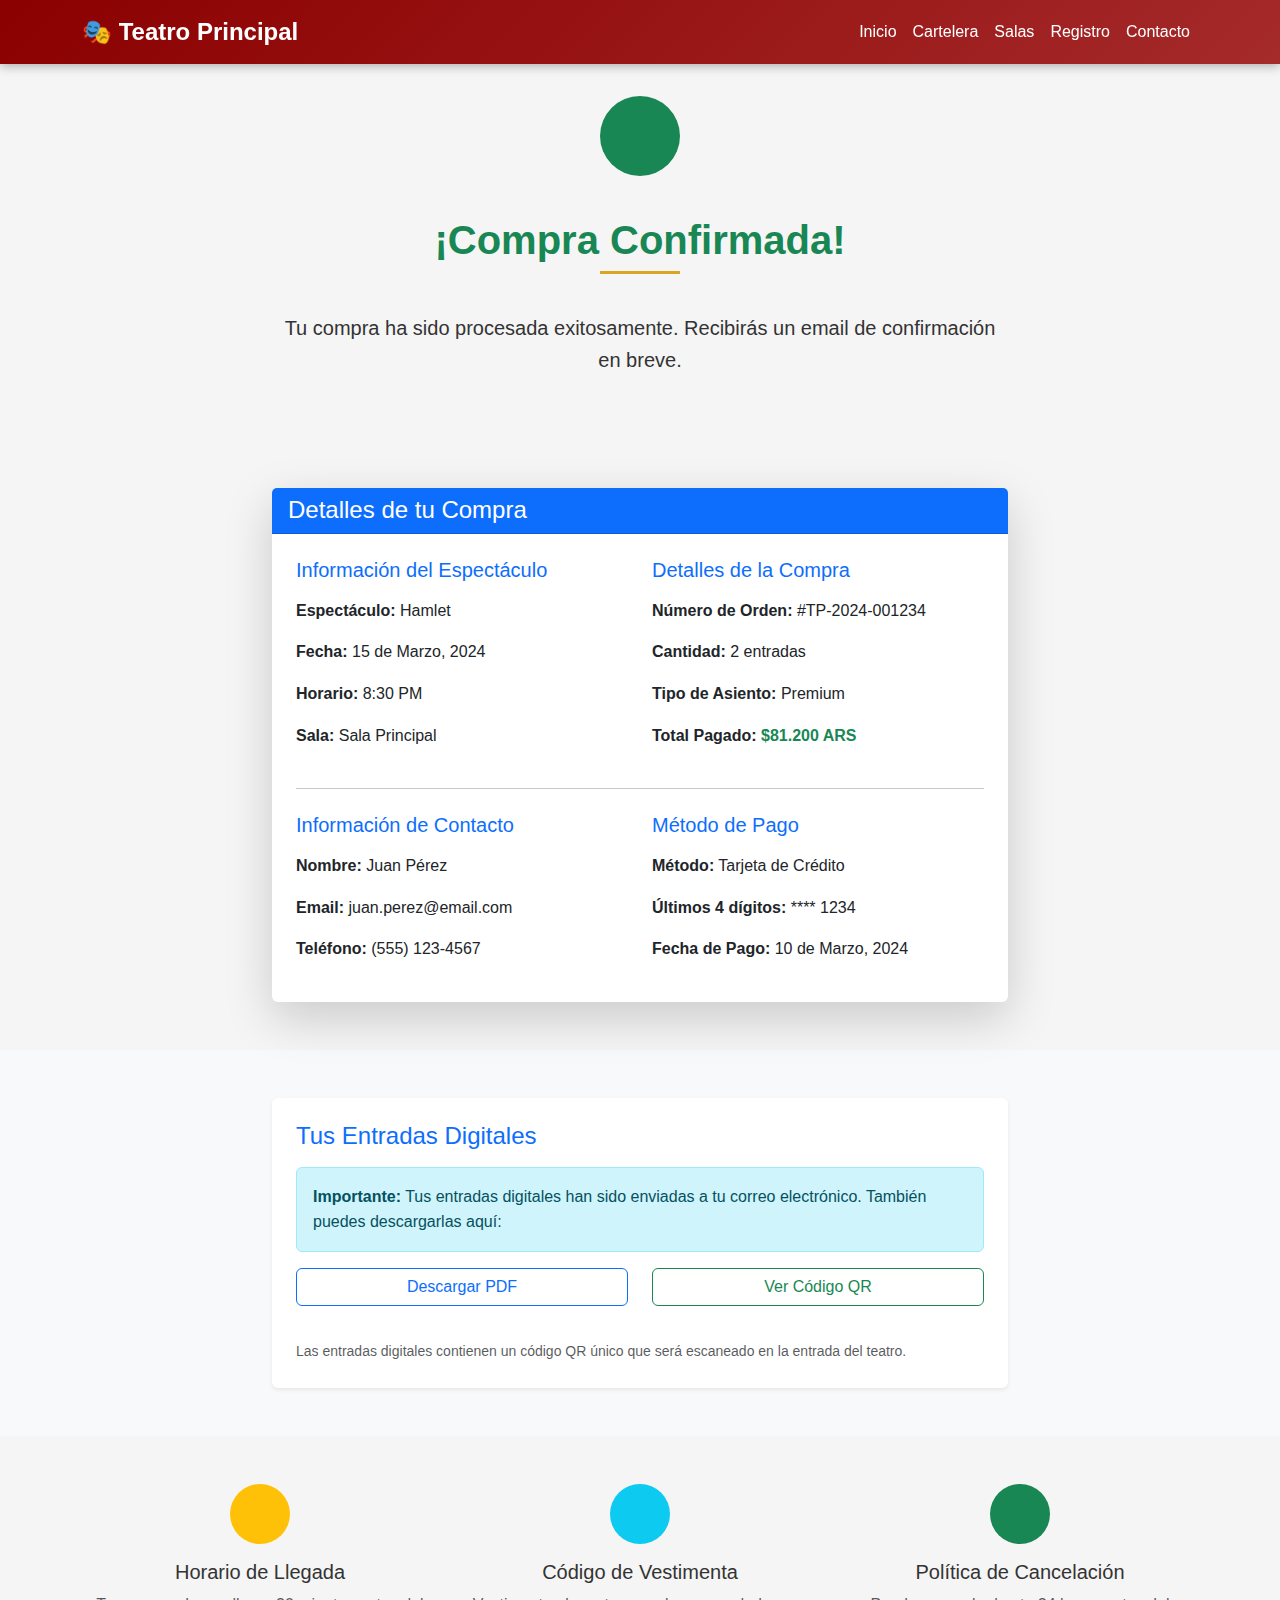
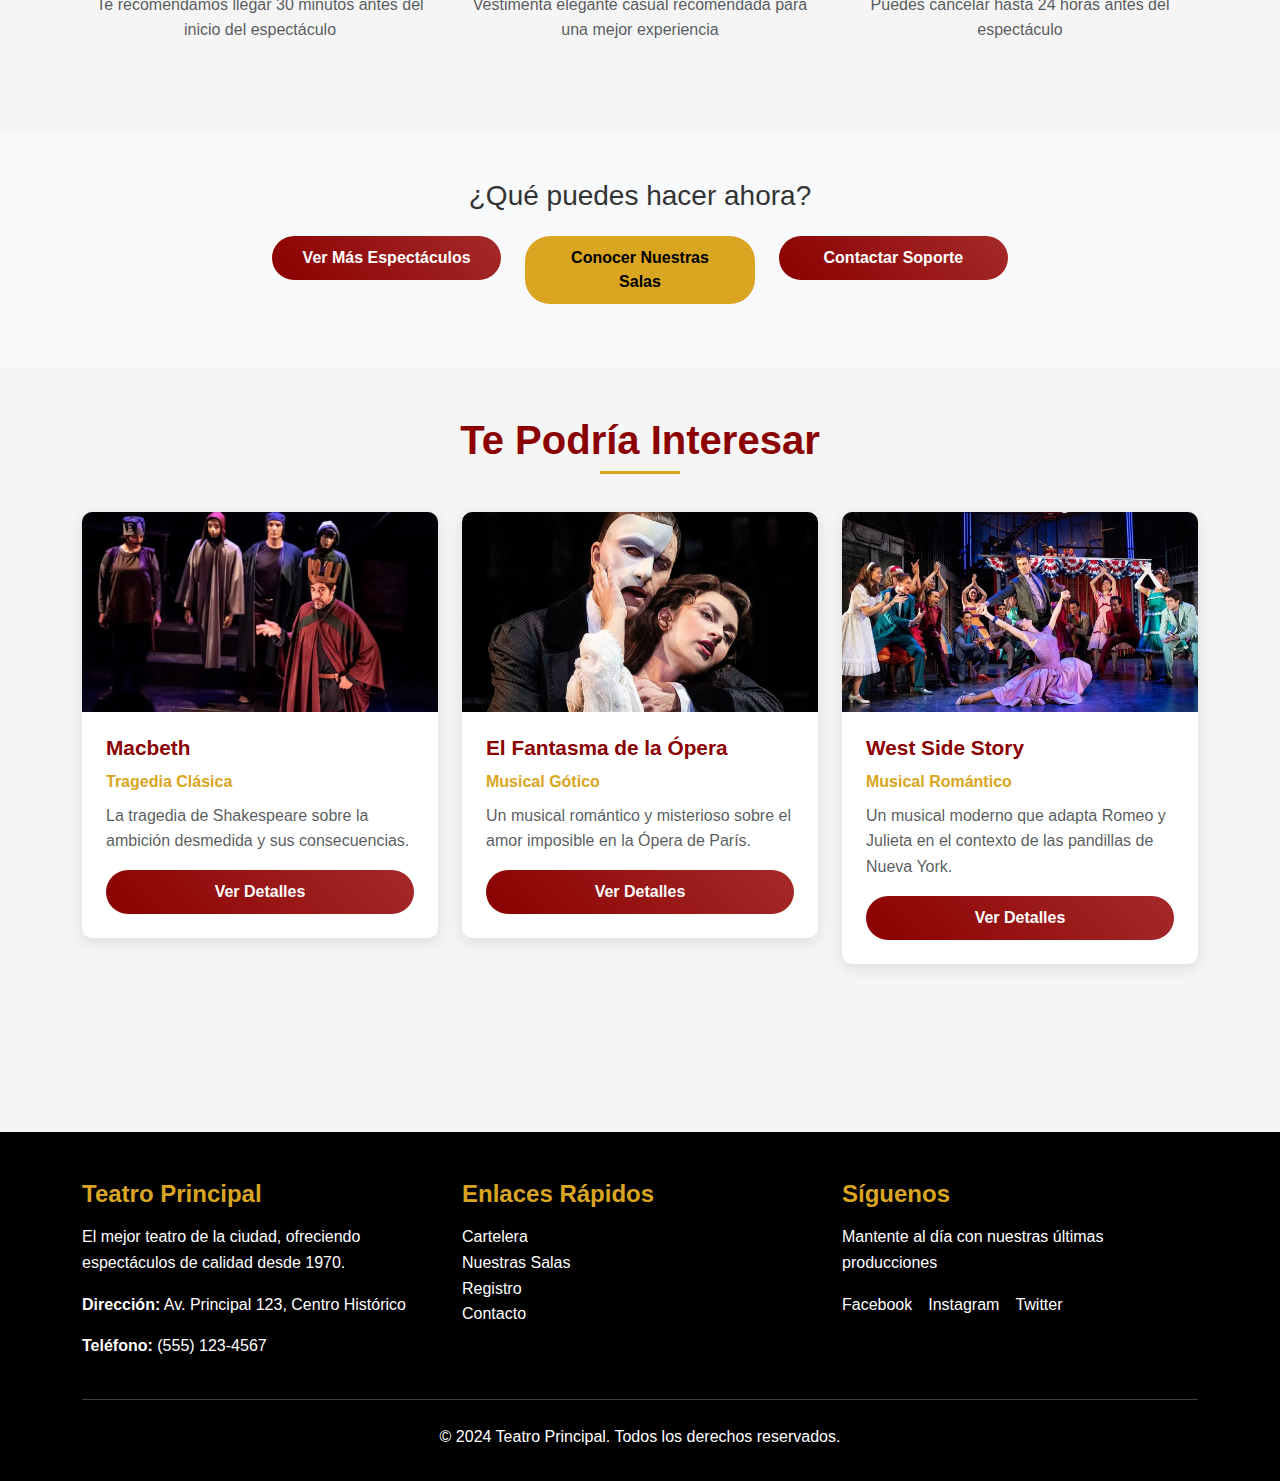
<file: confirmacion.html>
<!DOCTYPE html>
<html lang="es">
<head>
    <meta charset="UTF-8">
    <meta name="viewport" content="width=device-width, initial-scale=1.0">
    <title>Confirmación de Compra - Teatro Principal</title>
    
    <!-- Bootstrap CSS -->
    <link href="https://cdn.jsdelivr.net/npm/bootstrap@5.3.0/dist/css/bootstrap.min.css" rel="stylesheet">
    <!-- Custom CSS -->
    <link rel="stylesheet" href="css/styles.css">
    
    <!-- Google Analytics -->
    <script async src="https://www.googletagmanager.com/gtag/js?id=G-JXD6K5F9CG"></script>
    <script>
        window.dataLayer = window.dataLayer || [];
        function gtag(){dataLayer.push(arguments);}
        gtag('js', new Date());
        gtag('config', 'G-JXD6K5F9CG');
    </script>
</head>
<body>
    <!-- Navbar -->
    <nav class="navbar navbar-expand-lg navbar-custom fixed-top">
        <div class="container">
            <a class="navbar-brand" href="index.html">
                🎭 Teatro Principal
            </a>
            
            <button class="navbar-toggler" type="button" data-bs-toggle="collapse" data-bs-target="#navbarNav">
                <span class="navbar-toggler-icon"></span>
            </button>
            
            <div class="collapse navbar-collapse" id="navbarNav">
                <ul class="navbar-nav ms-auto">
                    <li class="nav-item">
                        <a class="nav-link" href="index.html">Inicio</a>
                    </li>
                    <li class="nav-item">
                        <a class="nav-link" href="cartelera.html">Cartelera</a>
                    </li>
                    <li class="nav-item">
                        <a class="nav-link" href="salas.html">Salas</a>
                    </li>
                    <li class="nav-item">
                        <a class="nav-link" href="registro.html">Registro</a>
                    </li>
                    <li class="nav-item">
                        <a class="nav-link" href="contacto.html">Contacto</a>
                    </li>
                </ul>
            </div>
        </div>
    </nav>

    <!-- Header Section -->
    <section class="py-5 mt-5">
        <div class="container">
            <div class="row">
                <div class="col-lg-8 mx-auto text-center">
                    <div class="mb-4">
                        <div class="bg-success text-white rounded-circle d-inline-flex align-items-center justify-content-center mb-3" style="width: 80px; height: 80px;">
                            <i class="fas fa-check fa-2x"></i>
                        </div>
                    </div>
                    <h1 class="section-title text-success">¡Compra Confirmada!</h1>
                    <p class="lead">Tu compra ha sido procesada exitosamente. Recibirás un email de confirmación en breve.</p>
                </div>
            </div>
        </div>
    </section>

    <!-- Detalles de la Compra -->
    <section class="py-5">
        <div class="container">
            <div class="row justify-content-center">
                <div class="col-lg-8">
                    <div class="card shadow-lg border-0">
                        <div class="card-header bg-primary text-white">
                            <h4 class="mb-0"><i class="fas fa-ticket-alt"></i> Detalles de tu Compra</h4>
                        </div>
                        <div class="card-body p-4">
                            <div class="row">
                                <div class="col-md-6">
                                    <h5 class="text-primary mb-3">Información del Espectáculo</h5>
                                    <p><strong>Espectáculo:</strong> <span id="spectacle-name">Hamlet</span></p>
                                    <p><strong>Fecha:</strong> <span id="show-date">15 de Marzo, 2024</span></p>
                                    <p><strong>Horario:</strong> <span id="show-time">8:30 PM</span></p>
                                    <p><strong>Sala:</strong> <span id="show-venue">Sala Principal</span></p>
                                </div>
                                <div class="col-md-6">
                                    <h5 class="text-primary mb-3">Detalles de la Compra</h5>
                                    <p><strong>Número de Orden:</strong> <span id="order-number">#TP-2024-001234</span></p>
                                    <p><strong>Cantidad:</strong> <span id="ticket-quantity">2 entradas</span></p>
                                    <p><strong>Tipo de Asiento:</strong> <span id="seat-type">Premium</span></p>
                                    <p><strong>Total Pagado:</strong> <span id="total-paid" class="text-success fw-bold">$81.200 ARS</span></p>
                                </div>
                            </div>
                            
                            <hr class="my-4">
                            
                            <div class="row">
                                <div class="col-md-6">
                                    <h5 class="text-primary mb-3">Información de Contacto</h5>
                                    <p><strong>Nombre:</strong> <span id="customer-name">Juan Pérez</span></p>
                                    <p><strong>Email:</strong> <span id="customer-email">juan.perez@email.com</span></p>
                                    <p><strong>Teléfono:</strong> <span id="customer-phone">(555) 123-4567</span></p>
                                </div>
                                <div class="col-md-6">
                                    <h5 class="text-primary mb-3">Método de Pago</h5>
                                    <p><strong>Método:</strong> <span id="payment-method">Tarjeta de Crédito</span></p>
                                    <p><strong>Últimos 4 dígitos:</strong> <span id="card-last4">**** 1234</span></p>
                                    <p><strong>Fecha de Pago:</strong> <span id="payment-date">10 de Marzo, 2024</span></p>
                                </div>
                            </div>
                        </div>
                    </div>
                </div>
            </div>
        </div>
    </section>

    <!-- Entradas Digitales -->
    <section class="py-5 bg-light">
        <div class="container">
            <div class="row justify-content-center">
                <div class="col-lg-8">
                    <div class="card border-0 shadow-sm">
                        <div class="card-body p-4">
                            <h4 class="text-primary mb-3"><i class="fas fa-mobile-alt"></i> Tus Entradas Digitales</h4>
                            <div class="alert alert-info">
                                <i class="fas fa-info-circle"></i>
                                <strong>Importante:</strong> Tus entradas digitales han sido enviadas a tu correo electrónico. También puedes descargarlas aquí:
                            </div>
                            
                            <div class="row">
                                <div class="col-md-6 mb-3">
                                    <div class="d-grid">
                                        <button class="btn btn-outline-primary">
                                            <i class="fas fa-download"></i> Descargar PDF
                                        </button>
                                    </div>
                                </div>
                                <div class="col-md-6 mb-3">
                                    <div class="d-grid">
                                        <button class="btn btn-outline-success">
                                            <i class="fas fa-qrcode"></i> Ver Código QR
                                        </button>
                                    </div>
                                </div>
                            </div>
                            
                            <div class="mt-3">
                                <small class="text-muted">
                                    <i class="fas fa-shield-alt"></i> 
                                    Las entradas digitales contienen un código QR único que será escaneado en la entrada del teatro.
                                </small>
                            </div>
                        </div>
                    </div>
                </div>
            </div>
        </div>
    </section>

    <!-- Información Importante -->
    <section class="py-5">
        <div class="container">
            <div class="row">
                <div class="col-lg-4 mb-4">
                    <div class="text-center">
                        <div class="bg-warning text-dark rounded-circle d-inline-flex align-items-center justify-content-center mb-3" style="width: 60px; height: 60px;">
                            <i class="fas fa-clock fa-lg"></i>
                        </div>
                        <h5>Horario de Llegada</h5>
                        <p class="text-muted">Te recomendamos llegar 30 minutos antes del inicio del espectáculo</p>
                    </div>
                </div>
                <div class="col-lg-4 mb-4">
                    <div class="text-center">
                        <div class="bg-info text-white rounded-circle d-inline-flex align-items-center justify-content-center mb-3" style="width: 60px; height: 60px;">
                            <i class="fas fa-tshirt fa-lg"></i>
                        </div>
                        <h5>Código de Vestimenta</h5>
                        <p class="text-muted">Vestimenta elegante casual recomendada para una mejor experiencia</p>
                    </div>
                </div>
                <div class="col-lg-4 mb-4">
                    <div class="text-center">
                        <div class="bg-success text-white rounded-circle d-inline-flex align-items-center justify-content-center mb-3" style="width: 60px; height: 60px;">
                            <i class="fas fa-undo fa-lg"></i>
                        </div>
                        <h5>Política de Cancelación</h5>
                        <p class="text-muted">Puedes cancelar hasta 24 horas antes del espectáculo</p>
                    </div>
                </div>
            </div>
        </div>
    </section>

    <!-- Acciones Adicionales -->
    <section class="py-5 bg-light">
        <div class="container">
            <div class="row justify-content-center">
                <div class="col-lg-8 text-center">
                    <h3 class="mb-4">¿Qué puedes hacer ahora?</h3>
                    <div class="row">
                        <div class="col-md-4 mb-3">
                            <a href="cartelera.html" class="btn btn-primary-custom w-100">
                                <i class="fas fa-calendar"></i> Ver Más Espectáculos
                            </a>
                        </div>
                        <div class="col-md-4 mb-3">
                            <a href="salas.html" class="btn btn-secondary-custom w-100">
                                <i class="fas fa-building"></i> Conocer Nuestras Salas
                            </a>
                        </div>
                        <div class="col-md-4 mb-3">
                            <a href="contacto.html" class="btn btn-primary-custom w-100">
                                <i class="fas fa-phone"></i> Contactar Soporte
                            </a>
                        </div>
                    </div>
                </div>
            </div>
        </div>
    </section>

    <!-- Recomendaciones -->
    <section class="py-5">
        <div class="container">
            <h2 class="section-title">Te Podría Interesar</h2>
            <div class="row">
                <div class="col-lg-4 col-md-6 mb-4">
                    <div class="spectacle-card">
                        <img src="images/Macbeth.webp" alt="Macbeth" class="spectacle-image">
                        <div class="spectacle-content">
                            <h3 class="spectacle-title">Macbeth</h3>
                            <p class="spectacle-theme">Tragedia Clásica</p>
                            <p class="text-muted">La tragedia de Shakespeare sobre la ambición desmedida y sus consecuencias.</p>
                            <button class="btn btn-primary-custom w-100">Ver Detalles</button>
                        </div>
                    </div>
                </div>
                <div class="col-lg-4 col-md-6 mb-4">
                    <div class="spectacle-card">
                        <img src="images/El Fantasma de la Ópera.webp" alt="El Fantasma de la Ópera" class="spectacle-image">
                        <div class="spectacle-content">
                            <h3 class="spectacle-title">El Fantasma de la Ópera</h3>
                            <p class="spectacle-theme">Musical Gótico</p>
                            <p class="text-muted">Un musical romántico y misterioso sobre el amor imposible en la Ópera de París.</p>
                            <button class="btn btn-primary-custom w-100">Ver Detalles</button>
                        </div>
                    </div>
                </div>
                <div class="col-lg-4 col-md-6 mb-4">
                    <div class="spectacle-card">
                        <img src="images/West Side Story.jpg" alt="West Side Story" class="spectacle-image">
                        <div class="spectacle-content">
                            <h3 class="spectacle-title">West Side Story</h3>
                            <p class="spectacle-theme">Musical Romántico</p>
                            <p class="text-muted">Un musical moderno que adapta Romeo y Julieta en el contexto de las pandillas de Nueva York.</p>
                            <button class="btn btn-primary-custom w-100">Ver Detalles</button>
                        </div>
                    </div>
                </div>
            </div>
        </div>
    </section>

    <!-- Footer -->
    <footer class="footer-custom">
        <div class="container">
            <div class="row">
                <div class="col-lg-4">
                    <h5 class="footer-title">Teatro Principal</h5>
                    <p>El mejor teatro de la ciudad, ofreciendo espectáculos de calidad desde 1970.</p>
                    <p><strong>Dirección:</strong> Av. Principal 123, Centro Histórico</p>
                    <p><strong>Teléfono:</strong> (555) 123-4567</p>
                </div>
                <div class="col-lg-4">
                    <h5 class="footer-title">Enlaces Rápidos</h5>
                    <ul class="list-unstyled">
                        <li><a href="cartelera.html" class="footer-link">Cartelera</a></li>
                        <li><a href="salas.html" class="footer-link">Nuestras Salas</a></li>
                        <li><a href="registro.html" class="footer-link">Registro</a></li>
                        <li><a href="contacto.html" class="footer-link">Contacto</a></li>
                    </ul>
                </div>
                <div class="col-lg-4">
                    <h5 class="footer-title">Síguenos</h5>
                    <p>Mantente al día con nuestras últimas producciones</p>
                    <div class="d-flex gap-3">
                        <a href="#" class="footer-link">Facebook</a>
                        <a href="#" class="footer-link">Instagram</a>
                        <a href="#" class="footer-link">Twitter</a>
                    </div>
                </div>
            </div>
            <hr class="my-4">
            <div class="row">
                <div class="col-12 text-center">
                    <p>&copy; 2024 Teatro Principal. Todos los derechos reservados.</p>
                </div>
            </div>
        </div>
    </footer>

    <!-- Bootstrap JS -->
    <script src="https://cdn.jsdelivr.net/npm/bootstrap@5.3.0/dist/js/bootstrap.bundle.min.js"></script>
    <!-- Custom JS -->
    <script src="js/main.js"></script>
    
    <script>
        // Cargar datos reales del usuario desde localStorage
        document.addEventListener('DOMContentLoaded', function() {
            // Obtener datos de la compra desde localStorage
            const purchaseData = JSON.parse(localStorage.getItem('purchaseData'));
            
            if (purchaseData) {
                // Mostrar datos del espectáculo
                document.getElementById('spectacle-name').textContent = purchaseData.spectacle.name;
                document.getElementById('show-date').textContent = formatDate(purchaseData.date);
                document.getElementById('show-time').textContent = purchaseData.time;
                document.getElementById('show-venue').textContent = getVenueName(purchaseData.seatType);
                
                // Mostrar detalles de la compra
                const orderNumber = 'TP-2024-' + Math.floor(Math.random() * 1000000).toString().padStart(6, '0');
                document.getElementById('order-number').textContent = '#' + orderNumber;
                document.getElementById('ticket-quantity').textContent = purchaseData.quantity + ' entrada(s)';
                document.getElementById('seat-type').textContent = getSeatTypeName(purchaseData.seatType);
                document.getElementById('total-paid').textContent = '$' + purchaseData.pricing.total.toLocaleString('es-AR') + ' ARS';
                
                // Mostrar información del cliente
                document.getElementById('customer-name').textContent = purchaseData.customer.name;
                document.getElementById('customer-email').textContent = purchaseData.customer.email;
                document.getElementById('customer-phone').textContent = purchaseData.customer.phone;
                
                // Mostrar información de pago
                document.getElementById('payment-method').textContent = getPaymentMethodName(purchaseData.payment.method);
                if (purchaseData.payment.cardNumber) {
                    const last4 = purchaseData.payment.cardNumber.slice(-4);
                    document.getElementById('card-last4').textContent = '**** ' + last4;
                } else {
                    document.getElementById('card-last4').textContent = 'N/A';
                }
                document.getElementById('payment-date').textContent = formatDate(purchaseData.orderDate);
                
                // Track purchase completion con datos reales
                if (typeof gtag !== 'undefined') {
                    gtag('event', 'purchase_completed', {
                        event_category: 'ecommerce',
                        event_label: 'ticket_purchase',
                        value: purchaseData.pricing.total,
                        transaction_id: orderNumber
                    });
                }
                
                // Limpiar datos después de mostrar (opcional)
                // localStorage.removeItem('purchaseData');
            } else {
                // Si no hay datos, mostrar mensaje de error o redirigir
                console.warn('No se encontraron datos de compra');
                // Opcional: redirigir a la página de compra
                // window.location.href = 'compra.html';
            }
        });
        
        // Funciones auxiliares
        function formatDate(dateString) {
            const date = new Date(dateString);
            return date.toLocaleDateString('es-ES', {
                day: 'numeric',
                month: 'long',
                year: 'numeric'
            });
        }
        
        function getVenueName(seatType) {
            const venues = {
                'general': 'Sala Principal',
                'premium': 'Sala Principal',
                'vip': 'Sala Principal'
            };
            return venues[seatType] || 'Sala Principal';
        }
        
        function getSeatTypeName(seatType) {
            const types = {
                'general': 'General',
                'premium': 'Premium',
                'vip': 'VIP'
            };
            return types[seatType] || seatType;
        }
        
        function getPaymentMethodName(method) {
            const methods = {
                'credit': 'Tarjeta de Crédito',
                'debit': 'Tarjeta de Débito',
                'paypal': 'PayPal'
            };
            return methods[method] || method;
        }
    </script>
</body>
</html>
</file>
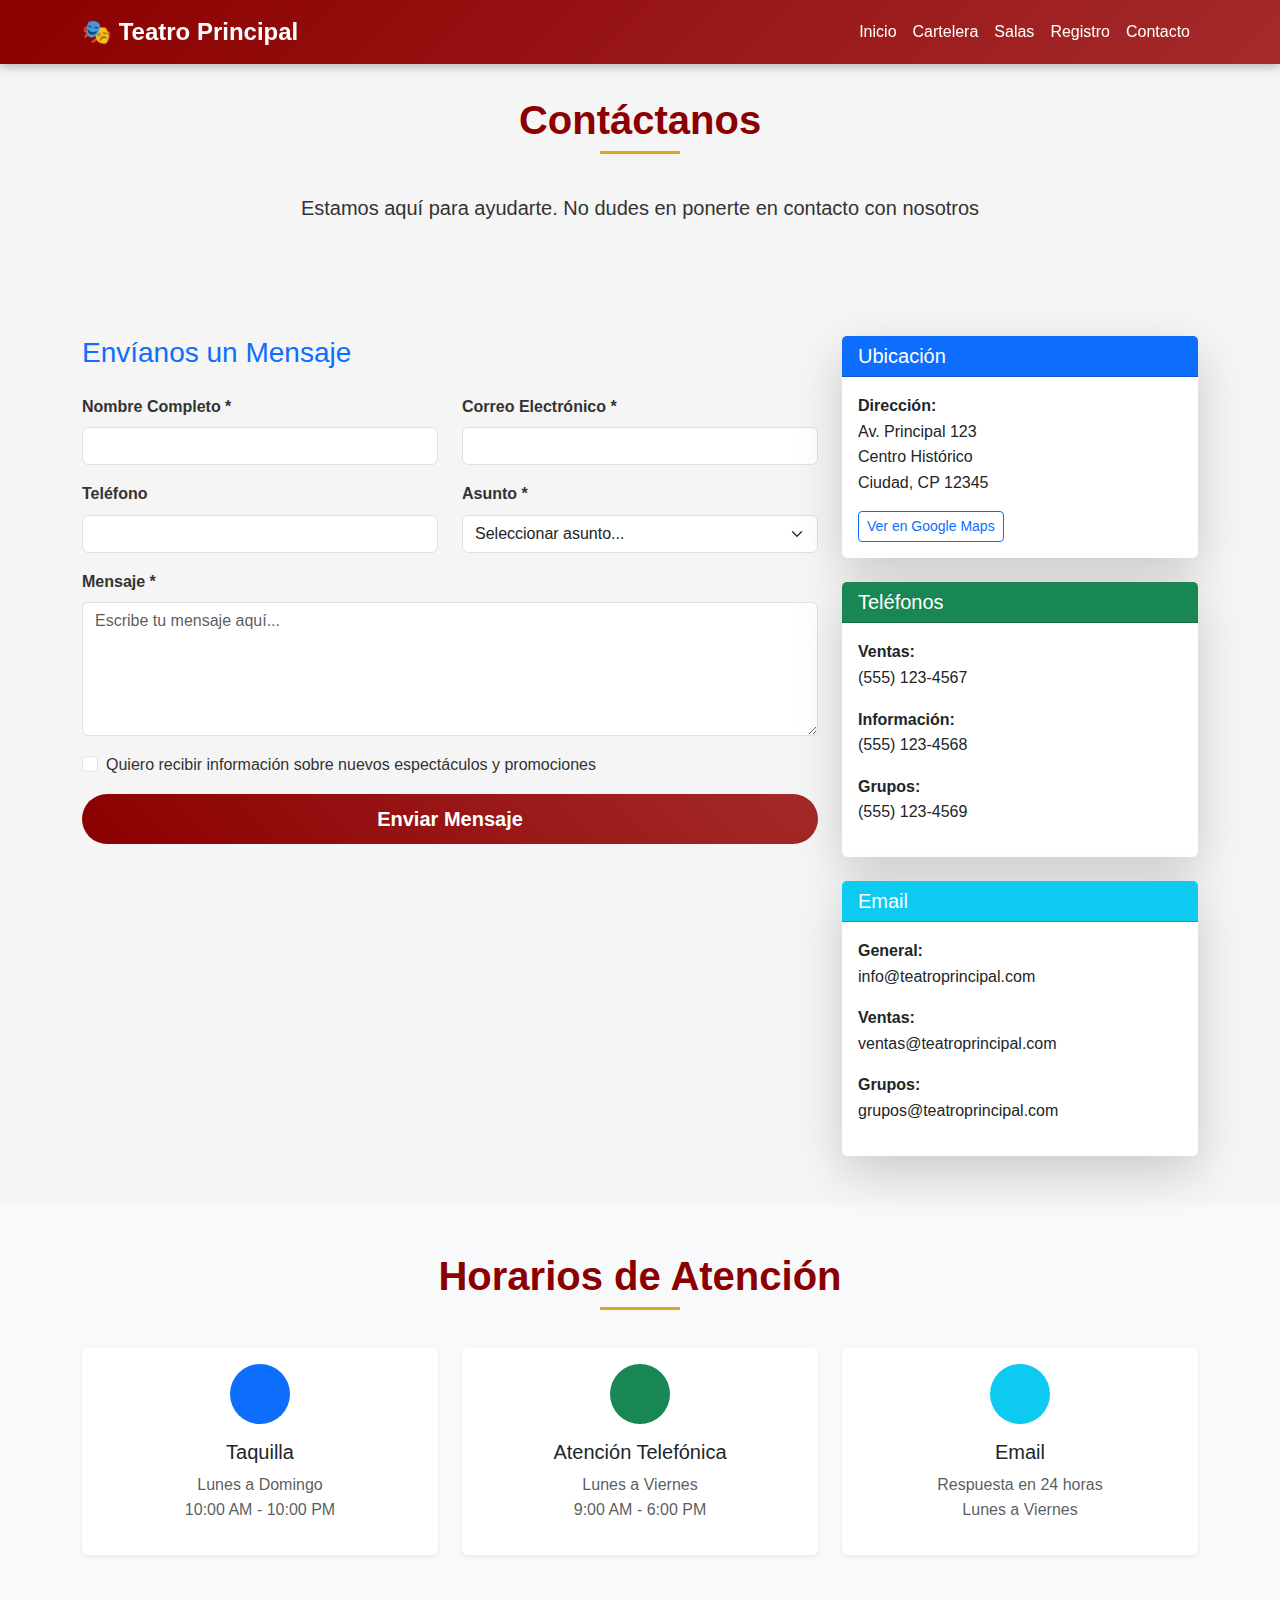
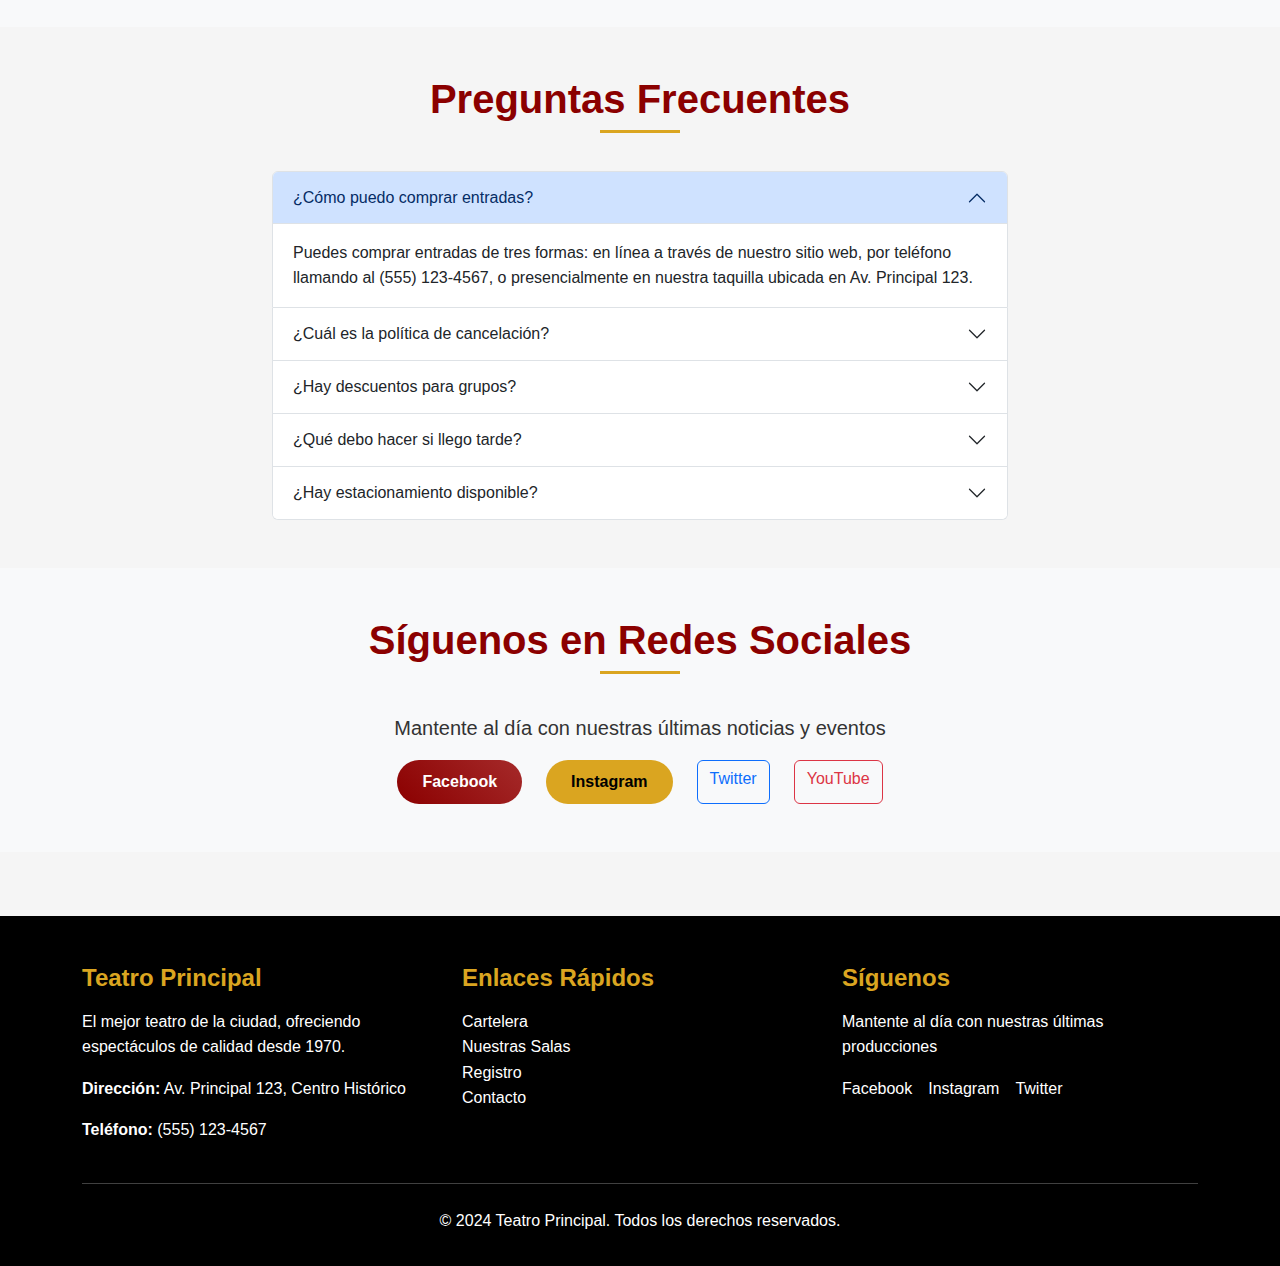
<file: contacto.html>
<!DOCTYPE html>
<html lang="es">
<head>
    <meta charset="UTF-8">
    <meta name="viewport" content="width=device-width, initial-scale=1.0">
    <title>Contacto - Teatro Principal</title>
    
    <!-- Bootstrap CSS -->
    <link href="https://cdn.jsdelivr.net/npm/bootstrap@5.3.0/dist/css/bootstrap.min.css" rel="stylesheet">
    <!-- Custom CSS -->
    <link rel="stylesheet" href="css/styles.css">
    
    <!-- Google Analytics -->
    <script async src="https://www.googletagmanager.com/gtag/js?id=G-JXD6K5F9CG"></script>
    <script>
        window.dataLayer = window.dataLayer || [];
        function gtag(){dataLayer.push(arguments);}
        gtag('js', new Date());
        gtag('config', 'G-JXD6K5F9CG');
    </script>
</head>
<body>
    <!-- Navbar -->
    <nav class="navbar navbar-expand-lg navbar-custom fixed-top">
        <div class="container">
            <a class="navbar-brand" href="index.html">
                🎭 Teatro Principal
            </a>
            
            <button class="navbar-toggler" type="button" data-bs-toggle="collapse" data-bs-target="#navbarNav">
                <span class="navbar-toggler-icon"></span>
            </button>
            
            <div class="collapse navbar-collapse" id="navbarNav">
                <ul class="navbar-nav ms-auto">
                    <li class="nav-item">
                        <a class="nav-link" href="index.html">Inicio</a>
                    </li>
                    <li class="nav-item">
                        <a class="nav-link" href="cartelera.html">Cartelera</a>
                    </li>
                    <li class="nav-item">
                        <a class="nav-link" href="salas.html">Salas</a>
                    </li>
                    <li class="nav-item">
                        <a class="nav-link" href="registro.html">Registro</a>
                    </li>
                    <li class="nav-item">
                        <a class="nav-link active" href="contacto.html">Contacto</a>
                    </li>
                </ul>
            </div>
        </div>
    </nav>

    <!-- Header Section -->
    <section class="py-5 mt-5">
        <div class="container">
            <div class="row">
                <div class="col-lg-8 mx-auto text-center">
                    <h1 class="section-title">Contáctanos</h1>
                    <p class="lead">Estamos aquí para ayudarte. No dudes en ponerte en contacto con nosotros</p>
                </div>
            </div>
        </div>
    </section>

    <!-- Información de Contacto -->
    <section class="py-5">
        <div class="container">
            <div class="row">
                <div class="col-lg-8">
                    <div class="form-card">
                        <div class="card-body">
                            <h3 class="text-primary mb-4">Envíanos un Mensaje</h3>
                            <form id="contactForm" novalidate>
                                <div class="row">
                                    <div class="col-md-6 mb-3">
                                        <label for="contactName" class="form-label">Nombre Completo *</label>
                                        <input type="text" class="form-control" id="contactName" name="contactName" required>
                                    </div>
                                    <div class="col-md-6 mb-3">
                                        <label for="contactEmail" class="form-label">Correo Electrónico *</label>
                                        <input type="email" class="form-control" id="contactEmail" name="contactEmail" required>
                                    </div>
                                </div>
                                
                                <div class="row">
                                    <div class="col-md-6 mb-3">
                                        <label for="contactPhone" class="form-label">Teléfono</label>
                                        <input type="tel" class="form-control" id="contactPhone" name="contactPhone">
                                    </div>
                                    <div class="col-md-6 mb-3">
                                        <label for="contactSubject" class="form-label">Asunto *</label>
                                        <select class="form-select" id="contactSubject" name="contactSubject" required>
                                            <option value="">Seleccionar asunto...</option>
                                            <option value="informacion">Información General</option>
                                            <option value="compras">Problemas con Compras</option>
                                            <option value="reservas">Reservas y Cancelaciones</option>
                                            <option value="grupos">Grupos y Descuentos</option>
                                            <option value="sugerencias">Sugerencias</option>
                                            <option value="quejas">Quejas</option>
                                            <option value="otro">Otro</option>
                                        </select>
                                    </div>
                                </div>
                                
                                <div class="mb-3">
                                    <label for="contactMessage" class="form-label">Mensaje *</label>
                                    <textarea class="form-control" id="contactMessage" name="contactMessage" rows="5" required placeholder="Escribe tu mensaje aquí..."></textarea>
                                </div>
                                
                                <div class="mb-3">
                                    <div class="form-check">
                                        <input class="form-check-input" type="checkbox" id="contactNewsletter" name="contactNewsletter">
                                        <label class="form-check-label" for="contactNewsletter">
                                            Quiero recibir información sobre nuevos espectáculos y promociones
                                        </label>
                                    </div>
                                </div>
                                
                                <div class="d-grid">
                                    <button type="submit" class="btn btn-primary-custom btn-lg">
                                        <i class="fas fa-paper-plane"></i> Enviar Mensaje
                                    </button>
                                </div>
                            </form>
                        </div>
                    </div>
                </div>
                
                <div class="col-lg-4">
                    <div class="card shadow-lg border-0 mb-4">
                        <div class="card-header bg-primary text-white">
                            <h5 class="mb-0"><i class="fas fa-map-marker-alt"></i> Ubicación</h5>
                        </div>
                        <div class="card-body">
                            <p><strong>Dirección:</strong><br>
                            Av. Principal 123<br>
                            Centro Histórico<br>
                            Ciudad, CP 12345</p>
                            
                            <div class="mt-3">
                                <a href="https://maps.google.com" target="_blank" class="btn btn-outline-primary btn-sm">
                                    <i class="fas fa-directions"></i> Ver en Google Maps
                                </a>
                            </div>
                        </div>
                    </div>
                    
                    <div class="card shadow-lg border-0 mb-4">
                        <div class="card-header bg-success text-white">
                            <h5 class="mb-0"><i class="fas fa-phone"></i> Teléfonos</h5>
                        </div>
                        <div class="card-body">
                            <p><strong>Ventas:</strong><br>
                            (555) 123-4567</p>
                            
                            <p><strong>Información:</strong><br>
                            (555) 123-4568</p>
                            
                            <p><strong>Grupos:</strong><br>
                            (555) 123-4569</p>
                        </div>
                    </div>
                    
                    <div class="card shadow-lg border-0">
                        <div class="card-header bg-info text-white">
                            <h5 class="mb-0"><i class="fas fa-envelope"></i> Email</h5>
                        </div>
                        <div class="card-body">
                            <p><strong>General:</strong><br>
                            info@teatroprincipal.com</p>
                            
                            <p><strong>Ventas:</strong><br>
                            ventas@teatroprincipal.com</p>
                            
                            <p><strong>Grupos:</strong><br>
                            grupos@teatroprincipal.com</p>
                        </div>
                    </div>
                </div>
            </div>
        </div>
    </section>

    <!-- Horarios de Atención -->
    <section class="py-5 bg-light">
        <div class="container">
            <h2 class="section-title">Horarios de Atención</h2>
            <div class="row">
                <div class="col-lg-4 col-md-6 mb-4">
                    <div class="card border-0 shadow-sm h-100">
                        <div class="card-body text-center">
                            <div class="bg-primary text-white rounded-circle d-inline-flex align-items-center justify-content-center mb-3" style="width: 60px; height: 60px;">
                                <i class="fas fa-clock fa-lg"></i>
                            </div>
                            <h5>Taquilla</h5>
                            <p class="text-muted">Lunes a Domingo<br>10:00 AM - 10:00 PM</p>
                        </div>
                    </div>
                </div>
                <div class="col-lg-4 col-md-6 mb-4">
                    <div class="card border-0 shadow-sm h-100">
                        <div class="card-body text-center">
                            <div class="bg-success text-white rounded-circle d-inline-flex align-items-center justify-content-center mb-3" style="width: 60px; height: 60px;">
                                <i class="fas fa-headset fa-lg"></i>
                            </div>
                            <h5>Atención Telefónica</h5>
                            <p class="text-muted">Lunes a Viernes<br>9:00 AM - 6:00 PM</p>
                        </div>
                    </div>
                </div>
                <div class="col-lg-4 col-md-6 mb-4">
                    <div class="card border-0 shadow-sm h-100">
                        <div class="card-body text-center">
                            <div class="bg-info text-white rounded-circle d-inline-flex align-items-center justify-content-center mb-3" style="width: 60px; height: 60px;">
                                <i class="fas fa-envelope fa-lg"></i>
                            </div>
                            <h5>Email</h5>
                            <p class="text-muted">Respuesta en 24 horas<br>Lunes a Viernes</p>
                        </div>
                    </div>
                </div>
            </div>
        </div>
    </section>

    <!-- Preguntas Frecuentes -->
    <section class="py-5">
        <div class="container">
            <h2 class="section-title">Preguntas Frecuentes</h2>
            <div class="row">
                <div class="col-lg-8 mx-auto">
                    <div class="accordion" id="faqAccordion">
                        <div class="accordion-item">
                            <h2 class="accordion-header" id="faq1">
                                <button class="accordion-button" type="button" data-bs-toggle="collapse" data-bs-target="#collapse1">
                                    ¿Cómo puedo comprar entradas?
                                </button>
                            </h2>
                            <div id="collapse1" class="accordion-collapse collapse show" data-bs-parent="#faqAccordion">
                                <div class="accordion-body">
                                    Puedes comprar entradas de tres formas: en línea a través de nuestro sitio web, por teléfono llamando al (555) 123-4567, o presencialmente en nuestra taquilla ubicada en Av. Principal 123.
                                </div>
                            </div>
                        </div>
                        
                        <div class="accordion-item">
                            <h2 class="accordion-header" id="faq2">
                                <button class="accordion-button collapsed" type="button" data-bs-toggle="collapse" data-bs-target="#collapse2">
                                    ¿Cuál es la política de cancelación?
                                </button>
                            </h2>
                            <div id="collapse2" class="accordion-collapse collapse" data-bs-parent="#faqAccordion">
                                <div class="accordion-body">
                                    Puedes cancelar tu compra hasta 24 horas antes del espectáculo. Las cancelaciones se procesan con un reembolso completo menos una pequeña comisión de procesamiento.
                                </div>
                            </div>
                        </div>
                        
                        <div class="accordion-item">
                            <h2 class="accordion-header" id="faq3">
                                <button class="accordion-button collapsed" type="button" data-bs-toggle="collapse" data-bs-target="#collapse3">
                                    ¿Hay descuentos para grupos?
                                </button>
                            </h2>
                            <div id="collapse3" class="accordion-collapse collapse" data-bs-parent="#faqAccordion">
                                <div class="accordion-body">
                                    Sí, ofrecemos descuentos especiales para grupos de 10 o más personas. Los descuentos van del 10% al 20% dependiendo del tamaño del grupo. Contacta a nuestro departamento de grupos al (555) 123-4569.
                                </div>
                            </div>
                        </div>
                        
                        <div class="accordion-item">
                            <h2 class="accordion-header" id="faq4">
                                <button class="accordion-button collapsed" type="button" data-bs-toggle="collapse" data-bs-target="#collapse4">
                                    ¿Qué debo hacer si llego tarde?
                                </button>
                            </h2>
                            <div id="collapse4" class="accordion-collapse collapse" data-bs-parent="#faqAccordion">
                                <div class="accordion-body">
                                    Si llegas tarde, nuestro personal te ayudará a encontrar tu asiento durante el primer intermedio. En algunos casos, es posible que debas esperar hasta el primer descanso para ingresar a la sala.
                                </div>
                            </div>
                        </div>
                        
                        <div class="accordion-item">
                            <h2 class="accordion-header" id="faq5">
                                <button class="accordion-button collapsed" type="button" data-bs-toggle="collapse" data-bs-target="#collapse5">
                                    ¿Hay estacionamiento disponible?
                                </button>
                            </h2>
                            <div id="collapse5" class="accordion-collapse collapse" data-bs-parent="#faqAccordion">
                                <div class="accordion-body">
                                    Sí, contamos con estacionamiento gratuito para todos nuestros visitantes. El estacionamiento está ubicado en la parte trasera del teatro y tiene capacidad para 200 vehículos.
                                </div>
                            </div>
                        </div>
                    </div>
                </div>
            </div>
        </div>
    </section>

    <!-- Redes Sociales -->
    <section class="py-5 bg-light">
        <div class="container">
            <div class="row">
                <div class="col-lg-8 mx-auto text-center">
                    <h2 class="section-title">Síguenos en Redes Sociales</h2>
                    <p class="lead">Mantente al día con nuestras últimas noticias y eventos</p>
                    <div class="d-flex justify-content-center gap-4">
                        <a href="#" class="btn btn-primary-custom">
                            <i class="fab fa-facebook-f"></i> Facebook
                        </a>
                        <a href="#" class="btn btn-secondary-custom">
                            <i class="fab fa-instagram"></i> Instagram
                        </a>
                        <a href="#" class="btn btn-outline-primary">
                            <i class="fab fa-twitter"></i> Twitter
                        </a>
                        <a href="#" class="btn btn-outline-danger">
                            <i class="fab fa-youtube"></i> YouTube
                        </a>
                    </div>
                </div>
            </div>
        </div>
    </section>

    <!-- Footer -->
    <footer class="footer-custom">
        <div class="container">
            <div class="row">
                <div class="col-lg-4">
                    <h5 class="footer-title">Teatro Principal</h5>
                    <p>El mejor teatro de la ciudad, ofreciendo espectáculos de calidad desde 1970.</p>
                    <p><strong>Dirección:</strong> Av. Principal 123, Centro Histórico</p>
                    <p><strong>Teléfono:</strong> (555) 123-4567</p>
                </div>
                <div class="col-lg-4">
                    <h5 class="footer-title">Enlaces Rápidos</h5>
                    <ul class="list-unstyled">
                        <li><a href="cartelera.html" class="footer-link">Cartelera</a></li>
                        <li><a href="salas.html" class="footer-link">Nuestras Salas</a></li>
                        <li><a href="registro.html" class="footer-link">Registro</a></li>
                        <li><a href="contacto.html" class="footer-link">Contacto</a></li>
                    </ul>
                </div>
                <div class="col-lg-4">
                    <h5 class="footer-title">Síguenos</h5>
                    <p>Mantente al día con nuestras últimas producciones</p>
                    <div class="d-flex gap-3">
                        <a href="#" class="footer-link">Facebook</a>
                        <a href="#" class="footer-link">Instagram</a>
                        <a href="#" class="footer-link">Twitter</a>
                    </div>
                </div>
            </div>
            <hr class="my-4">
            <div class="row">
                <div class="col-12 text-center">
                    <p>&copy; 2024 Teatro Principal. Todos los derechos reservados.</p>
                </div>
            </div>
        </div>
    </footer>

    <!-- Bootstrap JS -->
    <script src="https://cdn.jsdelivr.net/npm/bootstrap@5.3.0/dist/js/bootstrap.bundle.min.js"></script>
    <!-- Custom JS -->
    <script src="js/main.js"></script>
    
    <script>
        // Manejar envío del formulario de contacto
        document.getElementById('contactForm').addEventListener('submit', function(e) {
            e.preventDefault();
            
            // Validar formulario usando la función global
            if (!validateForm(this)) {
                return; // No continuar si hay errores
            }
            
            // Track contact form submission
            if (typeof gtag !== 'undefined') {
                gtag('event', 'contact_form_submit', {
                    event_category: 'engagement',
                    event_label: 'contact_form'
                });
            }
            
            // Mostrar mensaje de éxito
            showMessage('¡Mensaje enviado exitosamente! Te responderemos en las próximas 24 horas.', 'success');
            
            // Reset form after 3 seconds
            setTimeout(() => {
                this.reset();
            }, 3000);
        });
    </script>
</body>
</html>
</file>
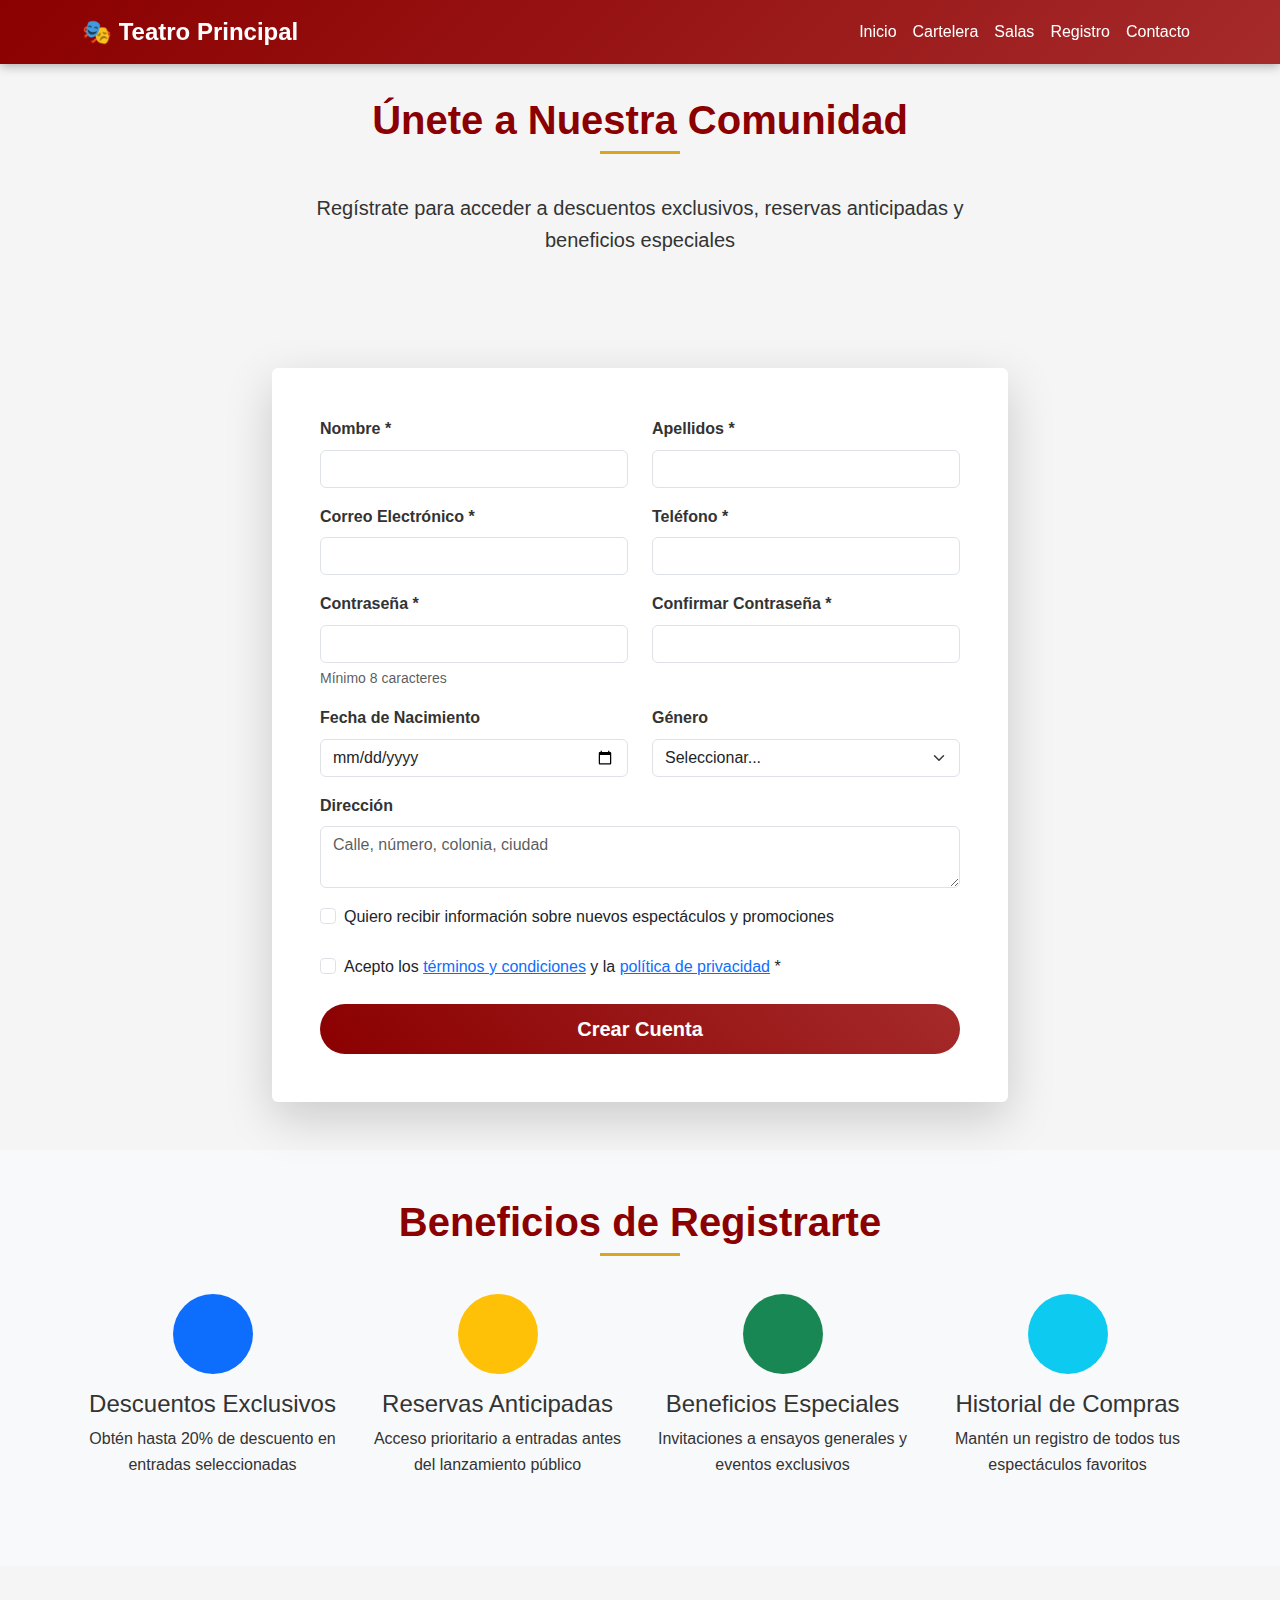
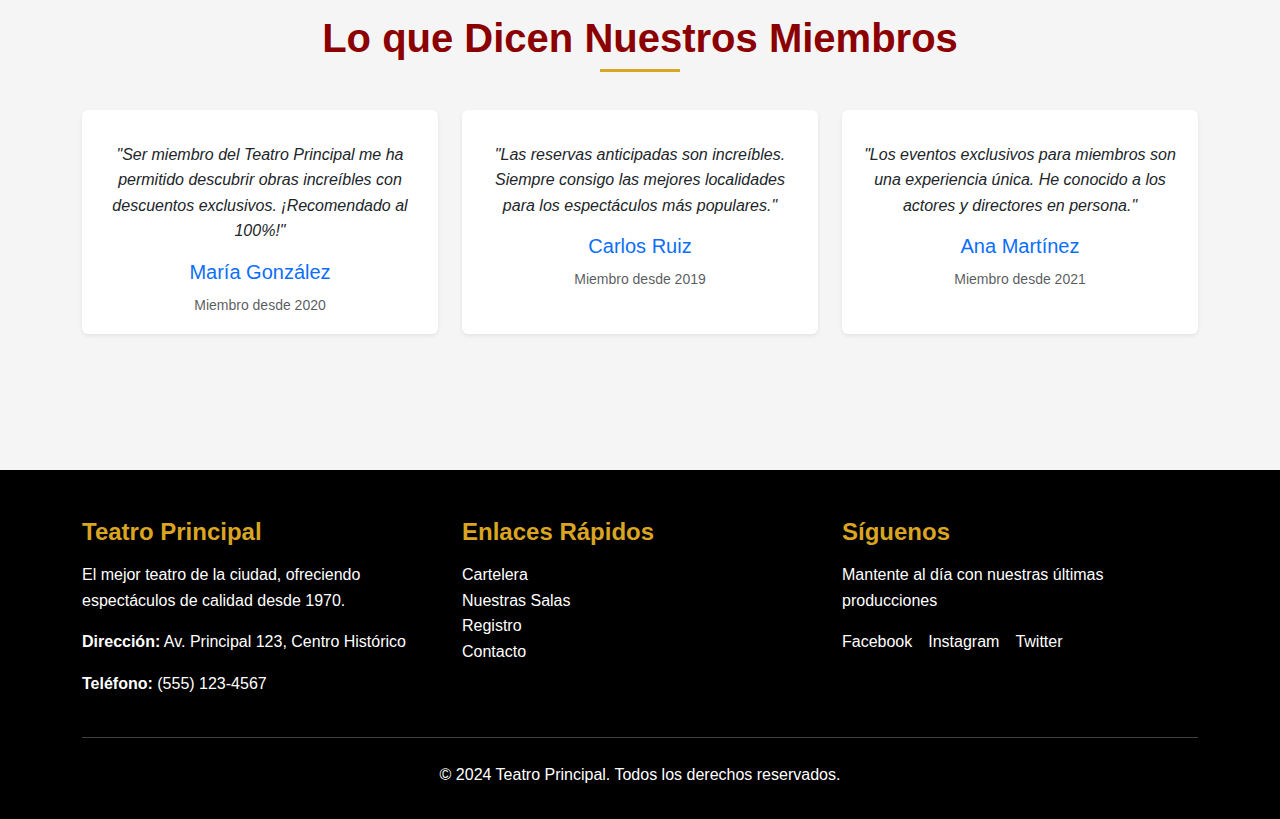
<file: registro.html>
<!DOCTYPE html>
<html lang="es">
<head>
    <meta charset="UTF-8">
    <meta name="viewport" content="width=device-width, initial-scale=1.0">
    <title>Registro - Teatro Principal</title>
    
    <!-- Bootstrap CSS -->
    <link href="https://cdn.jsdelivr.net/npm/bootstrap@5.3.0/dist/css/bootstrap.min.css" rel="stylesheet">
    <!-- Custom CSS -->
    <link rel="stylesheet" href="css/styles.css">
    
    <!-- Google Analytics -->
    <script async src="https://www.googletagmanager.com/gtag/js?id=GA_MEASUREMENT_ID"></script>
    <script>
        window.dataLayer = window.dataLayer || [];
        function gtag(){dataLayer.push(arguments);}
        gtag('js', new Date());
        gtag('config', 'GA_MEASUREMENT_ID');
    </script>
</head>
<body>
    <!-- Navbar -->
    <nav class="navbar navbar-expand-lg navbar-custom fixed-top">
        <div class="container">
            <a class="navbar-brand" href="index.html">
                🎭 Teatro Principal
            </a>
            
            <button class="navbar-toggler" type="button" data-bs-toggle="collapse" data-bs-target="#navbarNav">
                <span class="navbar-toggler-icon"></span>
            </button>
            
            <div class="collapse navbar-collapse" id="navbarNav">
                <ul class="navbar-nav ms-auto">
                    <li class="nav-item">
                        <a class="nav-link" href="index.html">Inicio</a>
                    </li>
                    <li class="nav-item">
                        <a class="nav-link" href="cartelera.html">Cartelera</a>
                    </li>
                    <li class="nav-item">
                        <a class="nav-link" href="salas.html">Salas</a>
                    </li>
                    <li class="nav-item">
                        <a class="nav-link active" href="registro.html">Registro</a>
                    </li>
                    <li class="nav-item">
                        <a class="nav-link" href="contacto.html">Contacto</a>
                    </li>
                </ul>
            </div>
        </div>
    </nav>

    <!-- Header Section -->
    <section class="py-5 mt-5">
        <div class="container">
            <div class="row">
                <div class="col-lg-8 mx-auto text-center">
                    <h1 class="section-title">Únete a Nuestra Comunidad</h1>
                    <p class="lead">Regístrate para acceder a descuentos exclusivos, reservas anticipadas y beneficios especiales</p>
                </div>
            </div>
        </div>
    </section>

    <!-- Formulario de Registro -->
    <section class="py-5">
        <div class="container">
            <div class="row justify-content-center">
                <div class="col-lg-8">
                    <div class="card shadow-lg border-0">
                        <div class="card-body p-5">
                            <form id="registrationForm" novalidate>
                                <div class="row">
                                    <div class="col-md-6 mb-3">
                                        <label for="firstName" class="form-label">Nombre *</label>
                                        <input type="text" class="form-control" id="firstName" name="firstName" required>
                                    </div>
                                    <div class="col-md-6 mb-3">
                                        <label for="lastName" class="form-label">Apellidos *</label>
                                        <input type="text" class="form-control" id="lastName" name="lastName" required>
                                    </div>
                                </div>

                                <div class="row">
                                    <div class="col-md-6 mb-3">
                                        <label for="email" class="form-label">Correo Electrónico *</label>
                                        <input type="email" class="form-control" id="email" name="email" required>
                                    </div>
                                    <div class="col-md-6 mb-3">
                                        <label for="phone" class="form-label">Teléfono *</label>
                                        <input type="tel" class="form-control" id="phone" name="phone" required>
                                    </div>
                                </div>

                                <div class="row">
                                    <div class="col-md-6 mb-3">
                                        <label for="password" class="form-label">Contraseña *</label>
                                        <input type="password" class="form-control" id="password" name="password" required minlength="8">
                                        <div class="form-text">Mínimo 8 caracteres</div>
                                    </div>
                                    <div class="col-md-6 mb-3">
                                        <label for="confirmPassword" class="form-label">Confirmar Contraseña *</label>
                                        <input type="password" class="form-control" id="confirmPassword" name="confirmPassword" required>
                                    </div>
                                </div>

                                <div class="row">
                                    <div class="col-md-6 mb-3">
                                        <label for="birthDate" class="form-label">Fecha de Nacimiento</label>
                                        <input type="date" class="form-control" id="birthDate" name="birthDate">
                                    </div>
                                    <div class="col-md-6 mb-3">
                                        <label for="gender" class="form-label">Género</label>
                                        <select class="form-select" id="gender" name="gender">
                                            <option value="">Seleccionar...</option>
                                            <option value="masculino">Masculino</option>
                                            <option value="femenino">Femenino</option>
                                            <option value="otro">Otro</option>
                                            <option value="prefiero-no-decir">Prefiero no decir</option>
                                        </select>
                                    </div>
                                </div>

                                <div class="mb-3">
                                    <label for="address" class="form-label">Dirección</label>
                                    <textarea class="form-control" id="address" name="address" rows="2" placeholder="Calle, número, colonia, ciudad"></textarea>
                                </div>

                                <div class="mb-4">
                                    <div class="form-check">
                                        <input class="form-check-input" type="checkbox" id="newsletter" name="newsletter">
                                        <label class="form-check-label" for="newsletter">
                                            Quiero recibir información sobre nuevos espectáculos y promociones
                                        </label>
                                    </div>
                                </div>

                                <div class="mb-4">
                                    <div class="form-check">
                                        <input class="form-check-input" type="checkbox" id="terms" name="terms" required>
                                        <label class="form-check-label" for="terms">
                                            Acepto los <a href="#" class="text-primary">términos y condiciones</a> y la <a href="#" class="text-primary">política de privacidad</a> *
                                        </label>
                                    </div>
                                </div>

                                <div class="d-grid">
                                    <button type="submit" class="btn btn-primary-custom btn-lg">
                                        Crear Cuenta
                                    </button>
                                </div>
                            </form>
                        </div>
                    </div>
                </div>
            </div>
        </div>
    </section>

    <!-- Beneficios del Registro -->
    <section class="py-5 bg-light">
        <div class="container">
            <h2 class="section-title">Beneficios de Registrarte</h2>
            <div class="row">
                <div class="col-lg-3 col-md-6 mb-4">
                    <div class="text-center">
                        <div class="bg-primary text-white rounded-circle d-inline-flex align-items-center justify-content-center mb-3" style="width: 80px; height: 80px;">
                            <i class="fas fa-percent fa-2x"></i>
                        </div>
                        <h4>Descuentos Exclusivos</h4>
                        <p>Obtén hasta 20% de descuento en entradas seleccionadas</p>
                    </div>
                </div>
                <div class="col-lg-3 col-md-6 mb-4">
                    <div class="text-center">
                        <div class="bg-warning text-dark rounded-circle d-inline-flex align-items-center justify-content-center mb-3" style="width: 80px; height: 80px;">
                            <i class="fas fa-clock fa-2x"></i>
                        </div>
                        <h4>Reservas Anticipadas</h4>
                        <p>Acceso prioritario a entradas antes del lanzamiento público</p>
                    </div>
                </div>
                <div class="col-lg-3 col-md-6 mb-4">
                    <div class="text-center">
                        <div class="bg-success text-white rounded-circle d-inline-flex align-items-center justify-content-center mb-3" style="width: 80px; height: 80px;">
                            <i class="fas fa-gift fa-2x"></i>
                        </div>
                        <h4>Beneficios Especiales</h4>
                        <p>Invitaciones a ensayos generales y eventos exclusivos</p>
                    </div>
                </div>
                <div class="col-lg-3 col-md-6 mb-4">
                    <div class="text-center">
                        <div class="bg-info text-white rounded-circle d-inline-flex align-items-center justify-content-center mb-3" style="width: 80px; height: 80px;">
                            <i class="fas fa-history fa-2x"></i>
                        </div>
                        <h4>Historial de Compras</h4>
                        <p>Mantén un registro de todos tus espectáculos favoritos</p>
                    </div>
                </div>
            </div>
        </div>
    </section>

    <!-- Testimonios -->
    <section class="py-5">
        <div class="container">
            <h2 class="section-title">Lo que Dicen Nuestros Miembros</h2>
            <div class="row">
                <div class="col-lg-4 mb-4">
                    <div class="card border-0 shadow-sm h-100">
                        <div class="card-body text-center">
                            <div class="mb-3">
                                <i class="fas fa-quote-left text-primary fa-2x"></i>
                            </div>
                            <p class="fst-italic">"Ser miembro del Teatro Principal me ha permitido descubrir obras increíbles con descuentos exclusivos. ¡Recomendado al 100%!"</p>
                            <h5 class="text-primary">María González</h5>
                            <small class="text-muted">Miembro desde 2020</small>
                        </div>
                    </div>
                </div>
                <div class="col-lg-4 mb-4">
                    <div class="card border-0 shadow-sm h-100">
                        <div class="card-body text-center">
                            <div class="mb-3">
                                <i class="fas fa-quote-left text-primary fa-2x"></i>
                            </div>
                            <p class="fst-italic">"Las reservas anticipadas son increíbles. Siempre consigo las mejores localidades para los espectáculos más populares."</p>
                            <h5 class="text-primary">Carlos Ruiz</h5>
                            <small class="text-muted">Miembro desde 2019</small>
                        </div>
                    </div>
                </div>
                <div class="col-lg-4 mb-4">
                    <div class="card border-0 shadow-sm h-100">
                        <div class="card-body text-center">
                            <div class="mb-3">
                                <i class="fas fa-quote-left text-primary fa-2x"></i>
                            </div>
                            <p class="fst-italic">"Los eventos exclusivos para miembros son una experiencia única. He conocido a los actores y directores en persona."</p>
                            <h5 class="text-primary">Ana Martínez</h5>
                            <small class="text-muted">Miembro desde 2021</small>
                        </div>
                    </div>
                </div>
            </div>
        </div>
    </section>

    <!-- Footer -->
    <footer class="footer-custom">
        <div class="container">
            <div class="row">
                <div class="col-lg-4">
                    <h5 class="footer-title">Teatro Principal</h5>
                    <p>El mejor teatro de la ciudad, ofreciendo espectáculos de calidad desde 1970.</p>
                    <p><strong>Dirección:</strong> Av. Principal 123, Centro Histórico</p>
                    <p><strong>Teléfono:</strong> (555) 123-4567</p>
                </div>
                <div class="col-lg-4">
                    <h5 class="footer-title">Enlaces Rápidos</h5>
                    <ul class="list-unstyled">
                        <li><a href="cartelera.html" class="footer-link">Cartelera</a></li>
                        <li><a href="salas.html" class="footer-link">Nuestras Salas</a></li>
                        <li><a href="registro.html" class="footer-link">Registro</a></li>
                        <li><a href="contacto.html" class="footer-link">Contacto</a></li>
                    </ul>
                </div>
                <div class="col-lg-4">
                    <h5 class="footer-title">Síguenos</h5>
                    <p>Mantente al día con nuestras últimas producciones</p>
                    <div class="d-flex gap-3">
                        <a href="#" class="footer-link">Facebook</a>
                        <a href="#" class="footer-link">Instagram</a>
                        <a href="#" class="footer-link">Twitter</a>
                    </div>
                </div>
            </div>
            <hr class="my-4">
            <div class="row">
                <div class="col-12 text-center">
                    <p>&copy; 2024 Teatro Principal. Todos los derechos reservados.</p>
                </div>
            </div>
        </div>
    </footer>

    <!-- Bootstrap JS -->
    <script src="https://cdn.jsdelivr.net/npm/bootstrap@5.3.0/dist/js/bootstrap.bundle.min.js"></script>
    <!-- Custom JS -->
    <script src="js/main.js"></script>
    
    <script>
        // Validación específica para el formulario de registro
        document.getElementById('registrationForm').addEventListener('submit', function(e) {
            e.preventDefault();
            
            const password = document.getElementById('password').value;
            const confirmPassword = document.getElementById('confirmPassword').value;
            
            if (password !== confirmPassword) {
                showFieldError(document.getElementById('confirmPassword'), 'Las contraseñas no coinciden');
                return;
            }
            
            // Si todo está bien, mostrar mensaje de éxito
            showMessage('¡Registro exitoso! Bienvenido a nuestra comunidad teatral.', 'success');
            
            // Track successful registration
            if (typeof gtag !== 'undefined') {
                gtag('event', 'registration_success', {
                    event_category: 'engagement',
                    event_label: 'user_registration'
                });
            }
            
            // Reset form after 3 seconds
            setTimeout(() => {
                this.reset();
            }, 3000);
        });
    </script>
</body>
</html>
</file>
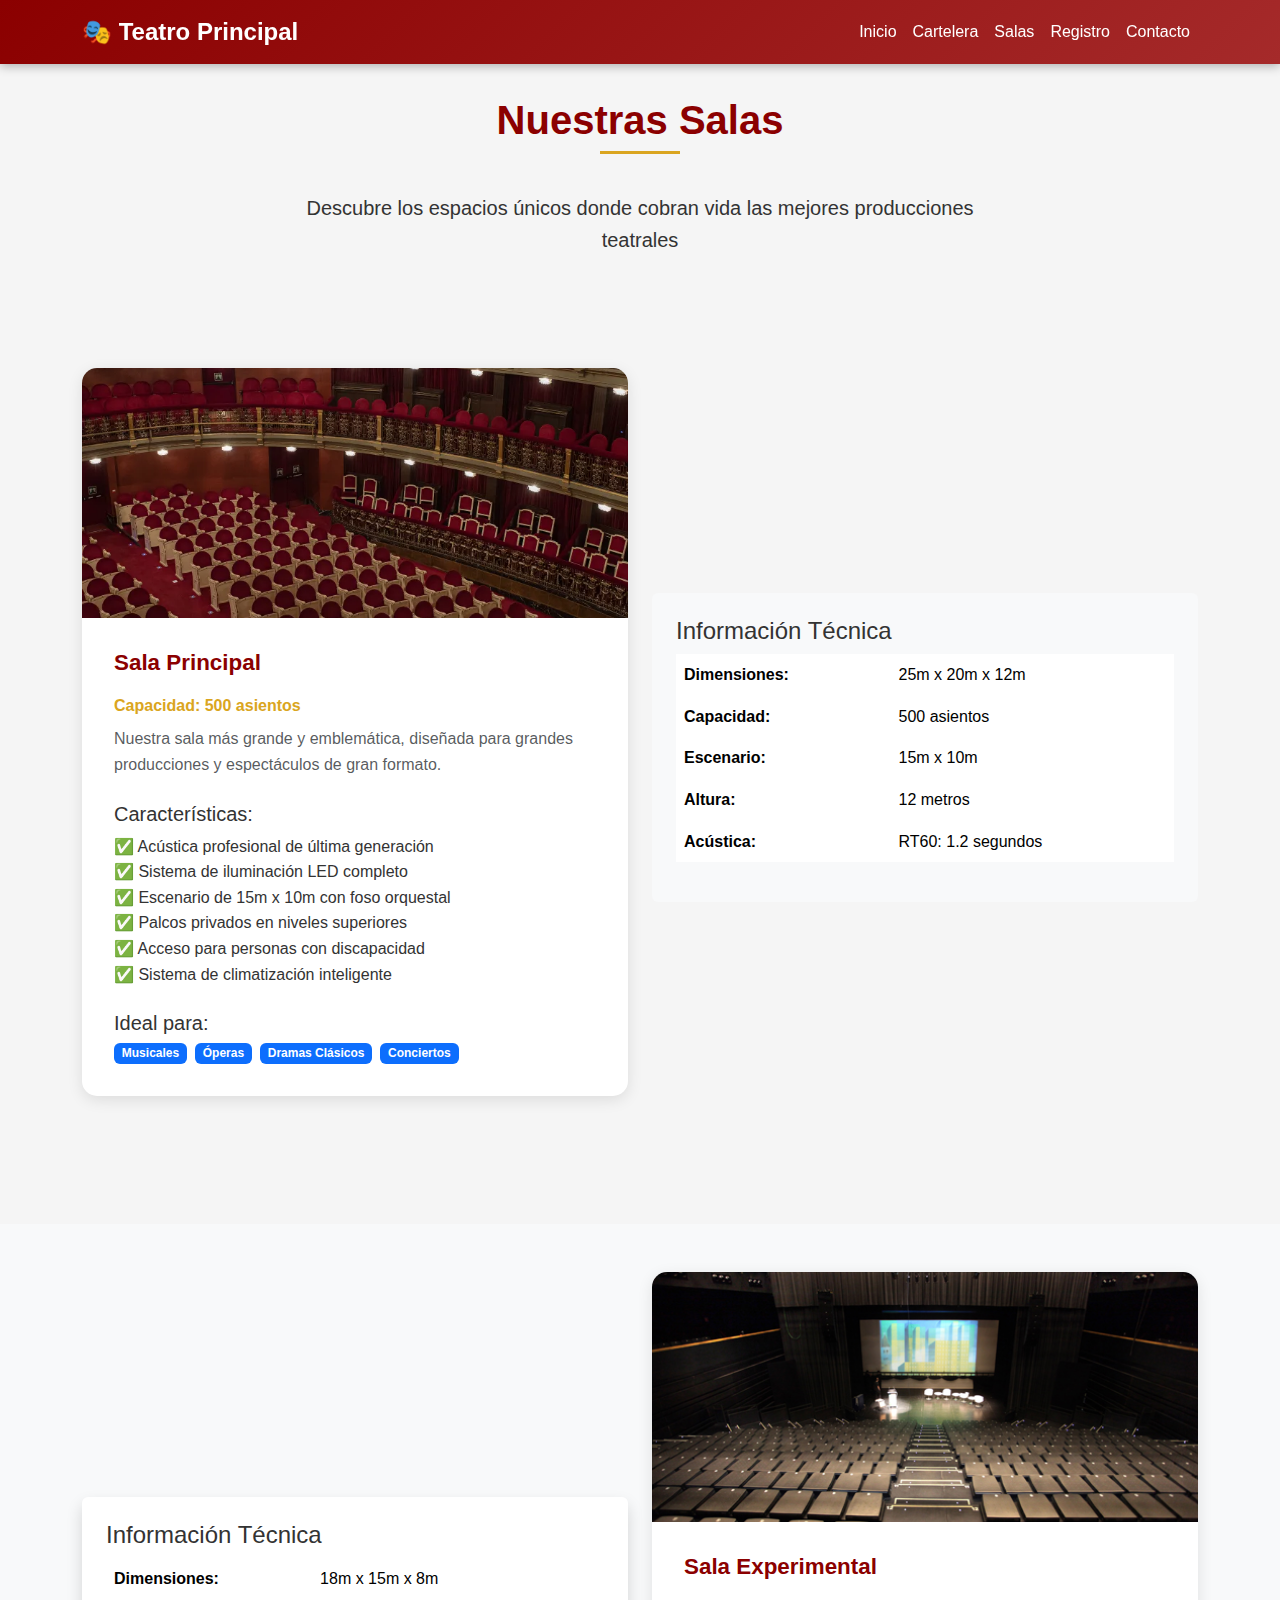
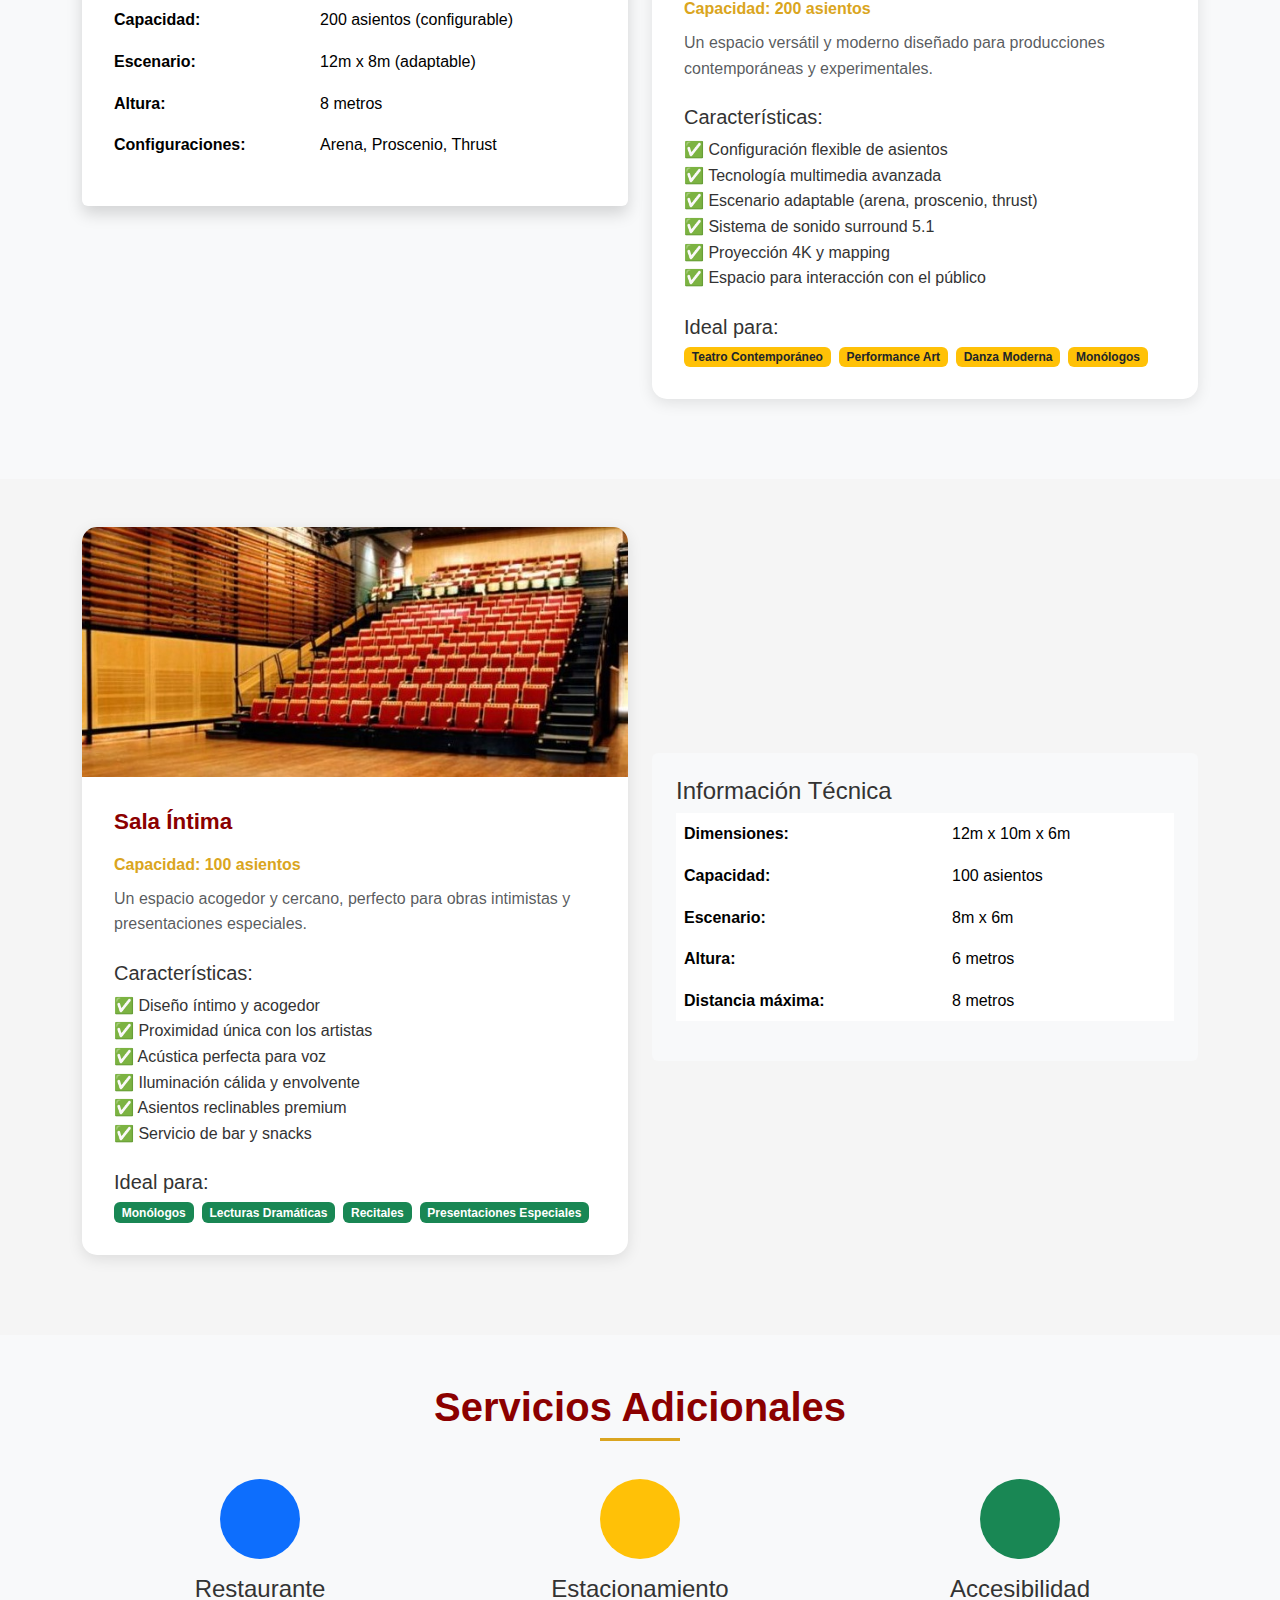
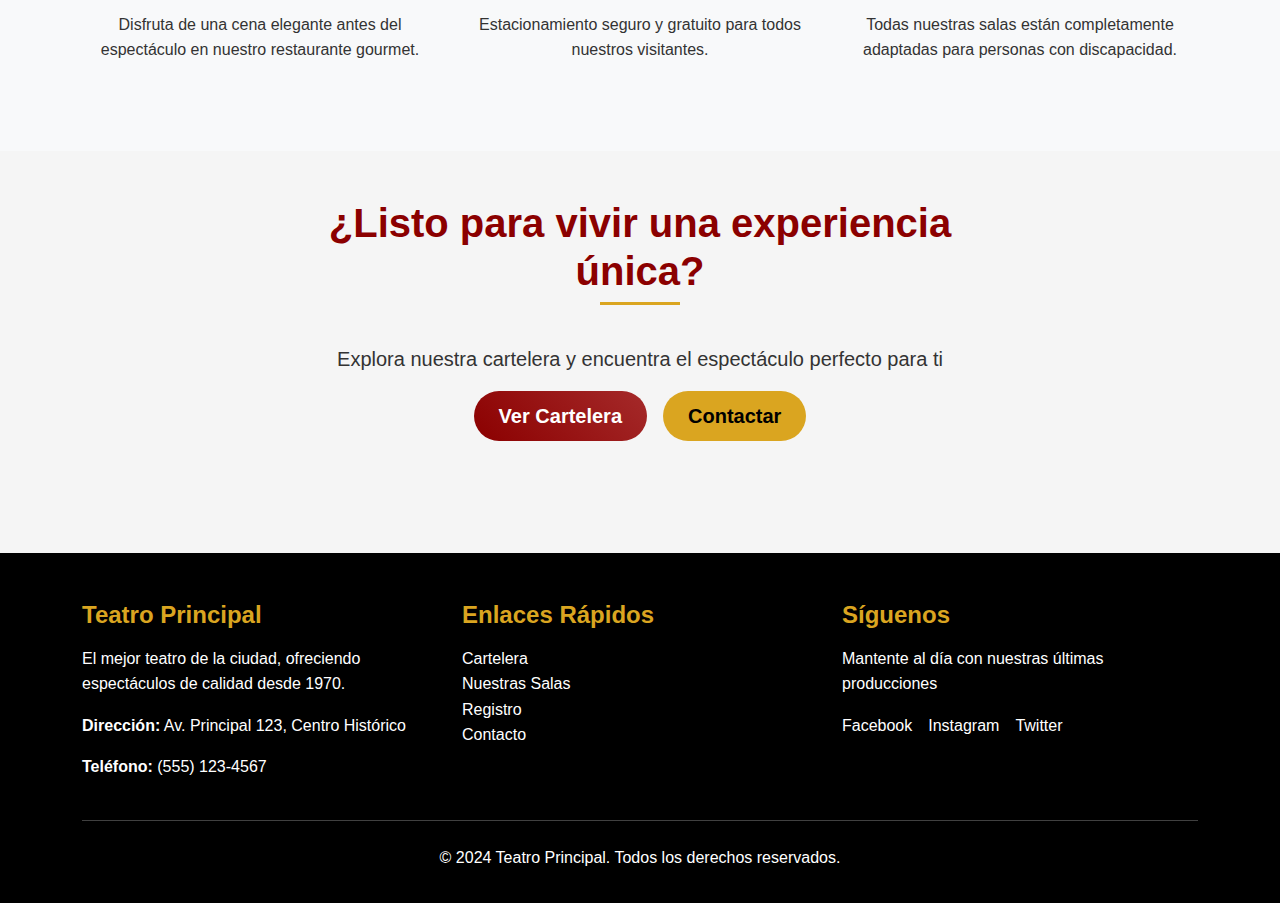
<file: salas.html>
<!DOCTYPE html>
<html lang="es">
<head>
    <meta charset="UTF-8">
    <meta name="viewport" content="width=device-width, initial-scale=1.0">
    <title>Nuestras Salas - Teatro Principal</title>
    
    <!-- Bootstrap CSS -->
    <link href="https://cdn.jsdelivr.net/npm/bootstrap@5.3.0/dist/css/bootstrap.min.css" rel="stylesheet">
    <!-- Custom CSS -->
    <link rel="stylesheet" href="css/styles.css">
    
    <!-- Google Analytics -->
    <script async src="https://www.googletagmanager.com/gtag/js?id=G-JXD6K5F9CG"></script>
    <script>
        window.dataLayer = window.dataLayer || [];
        function gtag(){dataLayer.push(arguments);}
        gtag('js', new Date());
        gtag('config', 'G-JXD6K5F9CG');
    </script>
</head>
<body>
    <!-- Navbar -->
    <nav class="navbar navbar-expand-lg navbar-custom fixed-top">
        <div class="container">
            <a class="navbar-brand" href="index.html">
                🎭 Teatro Principal
            </a>
            
            <button class="navbar-toggler" type="button" data-bs-toggle="collapse" data-bs-target="#navbarNav">
                <span class="navbar-toggler-icon"></span>
            </button>
            
            <div class="collapse navbar-collapse" id="navbarNav">
                <ul class="navbar-nav ms-auto">
                    <li class="nav-item">
                        <a class="nav-link" href="index.html">Inicio</a>
                    </li>
                    <li class="nav-item">
                        <a class="nav-link" href="cartelera.html">Cartelera</a>
                    </li>
                    <li class="nav-item">
                        <a class="nav-link active" href="salas.html">Salas</a>
                    </li>
                    <li class="nav-item">
                        <a class="nav-link" href="registro.html">Registro</a>
                    </li>
                    <li class="nav-item">
                        <a class="nav-link" href="contacto.html">Contacto</a>
                    </li>
                </ul>
            </div>
        </div>
    </nav>

    <!-- Header Section -->
    <section class="py-5 mt-5">
        <div class="container">
            <div class="row">
                <div class="col-lg-8 mx-auto text-center">
                    <h1 class="section-title">Nuestras Salas</h1>
                    <p class="lead">Descubre los espacios únicos donde cobran vida las mejores producciones teatrales</p>
                </div>
            </div>
        </div>
    </section>

    <!-- Sala Principal -->
    <section class="py-5">
        <div class="container">
            <div class="row align-items-center mb-5">
                <div class="col-lg-6">
                    <div class="sala-card">
                        <img src="images/Sala Principal.webp" alt="Sala Principal" class="sala-image">
                        <div class="sala-content">
                            <h2 class="sala-name">Sala Principal</h2>
                            <p class="sala-capacity">Capacidad: 500 asientos</p>
                            <p class="text-muted">Nuestra sala más grande y emblemática, diseñada para grandes producciones y espectáculos de gran formato.</p>
                            
                            <h5 class="mt-4">Características:</h5>
                            <ul class="list-unstyled">
                                <li>✅ Acústica profesional de última generación</li>
                                <li>✅ Sistema de iluminación LED completo</li>
                                <li>✅ Escenario de 15m x 10m con foso orquestal</li>
                                <li>✅ Palcos privados en niveles superiores</li>
                                <li>✅ Acceso para personas con discapacidad</li>
                                <li>✅ Sistema de climatización inteligente</li>
                            </ul>
                            
                            <h5 class="mt-4">Ideal para:</h5>
                            <div class="d-flex flex-wrap gap-2">
                                <span class="badge bg-primary">Musicales</span>
                                <span class="badge bg-primary">Óperas</span>
                                <span class="badge bg-primary">Dramas Clásicos</span>
                                <span class="badge bg-primary">Conciertos</span>
                            </div>
                        </div>
                    </div>
                </div>
                <div class="col-lg-6">
                    <div class="bg-light p-4 rounded">
                        <h4>Información Técnica</h4>
                        <table class="table table-borderless">
                            <tr>
                                <td><strong>Dimensiones:</strong></td>
                                <td>25m x 20m x 12m</td>
                            </tr>
                            <tr>
                                <td><strong>Capacidad:</strong></td>
                                <td>500 asientos</td>
                            </tr>
                            <tr>
                                <td><strong>Escenario:</strong></td>
                                <td>15m x 10m</td>
                            </tr>
                            <tr>
                                <td><strong>Altura:</strong></td>
                                <td>12 metros</td>
                            </tr>
                            <tr>
                                <td><strong>Acústica:</strong></td>
                                <td>RT60: 1.2 segundos</td>
                            </tr>
                        </table>
                    </div>
                </div>
            </div>
        </div>
    </section>

    <!-- Sala Experimental -->
    <section class="py-5 bg-light">
        <div class="container">
            <div class="row align-items-center">
                <div class="col-lg-6 order-lg-2">
                    <div class="sala-card">
                        <img src="images/Sala Experimental.jpg" alt="Sala Experimental" class="sala-image">
                        <div class="sala-content">
                            <h2 class="sala-name">Sala Experimental</h2>
                            <p class="sala-capacity">Capacidad: 200 asientos</p>
                            <p class="text-muted">Un espacio versátil y moderno diseñado para producciones contemporáneas y experimentales.</p>
                            
                            <h5 class="mt-4">Características:</h5>
                            <ul class="list-unstyled">
                                <li>✅ Configuración flexible de asientos</li>
                                <li>✅ Tecnología multimedia avanzada</li>
                                <li>✅ Escenario adaptable (arena, proscenio, thrust)</li>
                                <li>✅ Sistema de sonido surround 5.1</li>
                                <li>✅ Proyección 4K y mapping</li>
                                <li>✅ Espacio para interacción con el público</li>
                            </ul>
                            
                            <h5 class="mt-4">Ideal para:</h5>
                            <div class="d-flex flex-wrap gap-2">
                                <span class="badge bg-warning text-dark">Teatro Contemporáneo</span>
                                <span class="badge bg-warning text-dark">Performance Art</span>
                                <span class="badge bg-warning text-dark">Danza Moderna</span>
                                <span class="badge bg-warning text-dark">Monólogos</span>
                            </div>
                        </div>
                    </div>
                </div>
                <div class="col-lg-6 order-lg-1">
                    <div class="bg-white p-4 rounded shadow">
                        <h4>Información Técnica</h4>
                        <table class="table table-borderless">
                            <tr>
                                <td><strong>Dimensiones:</strong></td>
                                <td>18m x 15m x 8m</td>
                            </tr>
                            <tr>
                                <td><strong>Capacidad:</strong></td>
                                <td>200 asientos (configurable)</td>
                            </tr>
                            <tr>
                                <td><strong>Escenario:</strong></td>
                                <td>12m x 8m (adaptable)</td>
                            </tr>
                            <tr>
                                <td><strong>Altura:</strong></td>
                                <td>8 metros</td>
                            </tr>
                            <tr>
                                <td><strong>Configuraciones:</strong></td>
                                <td>Arena, Proscenio, Thrust</td>
                            </tr>
                        </table>
                    </div>
                </div>
            </div>
        </div>
    </section>

    <!-- Sala Íntima -->
    <section class="py-5">
        <div class="container">
            <div class="row align-items-center">
                <div class="col-lg-6">
                    <div class="sala-card">
                        <img src="images/Sala Íntima.jpg" alt="Sala Íntima" class="sala-image">
                        <div class="sala-content">
                            <h2 class="sala-name">Sala Íntima</h2>
                            <p class="sala-capacity">Capacidad: 100 asientos</p>
                            <p class="text-muted">Un espacio acogedor y cercano, perfecto para obras intimistas y presentaciones especiales.</p>
                            
                            <h5 class="mt-4">Características:</h5>
                            <ul class="list-unstyled">
                                <li>✅ Diseño íntimo y acogedor</li>
                                <li>✅ Proximidad única con los artistas</li>
                                <li>✅ Acústica perfecta para voz</li>
                                <li>✅ Iluminación cálida y envolvente</li>
                                <li>✅ Asientos reclinables premium</li>
                                <li>✅ Servicio de bar y snacks</li>
                            </ul>
                            
                            <h5 class="mt-4">Ideal para:</h5>
                            <div class="d-flex flex-wrap gap-2">
                                <span class="badge bg-success">Monólogos</span>
                                <span class="badge bg-success">Lecturas Dramáticas</span>
                                <span class="badge bg-success">Recitales</span>
                                <span class="badge bg-success">Presentaciones Especiales</span>
                            </div>
                        </div>
                    </div>
                </div>
                <div class="col-lg-6">
                    <div class="bg-light p-4 rounded">
                        <h4>Información Técnica</h4>
                        <table class="table table-borderless">
                            <tr>
                                <td><strong>Dimensiones:</strong></td>
                                <td>12m x 10m x 6m</td>
                            </tr>
                            <tr>
                                <td><strong>Capacidad:</strong></td>
                                <td>100 asientos</td>
                            </tr>
                            <tr>
                                <td><strong>Escenario:</strong></td>
                                <td>8m x 6m</td>
                            </tr>
                            <tr>
                                <td><strong>Altura:</strong></td>
                                <td>6 metros</td>
                            </tr>
                            <tr>
                                <td><strong>Distancia máxima:</strong></td>
                                <td>8 metros</td>
                            </tr>
                        </table>
                    </div>
                </div>
            </div>
        </div>
    </section>

    <!-- Servicios Adicionales -->
    <section class="py-5 bg-light">
        <div class="container">
            <h2 class="section-title">Servicios Adicionales</h2>
            <div class="row">
                <div class="col-lg-4 col-md-6 mb-4">
                    <div class="text-center">
                        <div class="bg-primary text-white rounded-circle d-inline-flex align-items-center justify-content-center mb-3" style="width: 80px; height: 80px;">
                            <i class="fas fa-utensils fa-2x"></i>
                        </div>
                        <h4>Restaurante</h4>
                        <p>Disfruta de una cena elegante antes del espectáculo en nuestro restaurante gourmet.</p>
                    </div>
                </div>
                <div class="col-lg-4 col-md-6 mb-4">
                    <div class="text-center">
                        <div class="bg-warning text-dark rounded-circle d-inline-flex align-items-center justify-content-center mb-3" style="width: 80px; height: 80px;">
                            <i class="fas fa-car fa-2x"></i>
                        </div>
                        <h4>Estacionamiento</h4>
                        <p>Estacionamiento seguro y gratuito para todos nuestros visitantes.</p>
                    </div>
                </div>
                <div class="col-lg-4 col-md-6 mb-4">
                    <div class="text-center">
                        <div class="bg-success text-white rounded-circle d-inline-flex align-items-center justify-content-center mb-3" style="width: 80px; height: 80px;">
                            <i class="fas fa-wheelchair fa-2x"></i>
                        </div>
                        <h4>Accesibilidad</h4>
                        <p>Todas nuestras salas están completamente adaptadas para personas con discapacidad.</p>
                    </div>
                </div>
            </div>
        </div>
    </section>

    <!-- CTA Section -->
    <section class="py-5">
        <div class="container">
            <div class="row">
                <div class="col-lg-8 mx-auto text-center">
                    <h2 class="section-title">¿Listo para vivir una experiencia única?</h2>
                    <p class="lead">Explora nuestra cartelera y encuentra el espectáculo perfecto para ti</p>
                    <div class="d-flex gap-3 justify-content-center">
                        <a href="cartelera.html" class="btn btn-primary-custom btn-lg">Ver Cartelera</a>
                        <a href="contacto.html" class="btn btn-secondary-custom btn-lg">Contactar</a>
                    </div>
                </div>
            </div>
        </div>
    </section>

    <!-- Footer -->
    <footer class="footer-custom">
        <div class="container">
            <div class="row">
                <div class="col-lg-4">
                    <h5 class="footer-title">Teatro Principal</h5>
                    <p>El mejor teatro de la ciudad, ofreciendo espectáculos de calidad desde 1970.</p>
                    <p><strong>Dirección:</strong> Av. Principal 123, Centro Histórico</p>
                    <p><strong>Teléfono:</strong> (555) 123-4567</p>
                </div>
                <div class="col-lg-4">
                    <h5 class="footer-title">Enlaces Rápidos</h5>
                    <ul class="list-unstyled">
                        <li><a href="cartelera.html" class="footer-link">Cartelera</a></li>
                        <li><a href="salas.html" class="footer-link">Nuestras Salas</a></li>
                        <li><a href="registro.html" class="footer-link">Registro</a></li>
                        <li><a href="contacto.html" class="footer-link">Contacto</a></li>
                    </ul>
                </div>
                <div class="col-lg-4">
                    <h5 class="footer-title">Síguenos</h5>
                    <p>Mantente al día con nuestras últimas producciones</p>
                    <div class="d-flex gap-3">
                        <a href="#" class="footer-link">Facebook</a>
                        <a href="#" class="footer-link">Instagram</a>
                        <a href="#" class="footer-link">Twitter</a>
                    </div>
                </div>
            </div>
            <hr class="my-4">
            <div class="row">
                <div class="col-12 text-center">
                    <p>&copy; 2024 Teatro Principal. Todos los derechos reservados.</p>
                </div>
            </div>
        </div>
    </footer>

    <!-- Bootstrap JS -->
    <script src="https://cdn.jsdelivr.net/npm/bootstrap@5.3.0/dist/js/bootstrap.bundle.min.js"></script>
    <!-- Custom JS -->
    <script src="js/main.js"></script>
</body>
</html>
</file>
<file: css/styles.css>
/* Teatro Mockup - Estilos Globales */

:root {
  --primary-color: #8B0000; /* Rojo oscuro teatral */
  --secondary-color: #DAA520; /* Dorado */
  --accent-color: #000000; /* Negro */
  --light-bg: #F5F5F5;
  --text-dark: #333333;
  --text-light: #FFFFFF;
}

body {
  font-family: 'Segoe UI', Tahoma, Geneva, Verdana, sans-serif;
  line-height: 1.6;
  color: var(--text-dark);
  background-color: var(--light-bg);
}

/* Navbar personalizada */
.navbar-custom {
  background: linear-gradient(135deg, var(--primary-color), #A52A2A);
  box-shadow: 0 2px 10px rgba(0,0,0,0.3);
}

.navbar-brand {
  font-weight: bold;
  font-size: 1.5rem;
  color: var(--text-light) !important;
}

.nav-link {
  color: var(--text-light) !important;
  font-weight: 500;
  transition: color 0.3s ease;
}

.nav-link:hover {
  color: var(--secondary-color) !important;
}

/* Hero section */
.hero-section {
  background: linear-gradient(rgba(0,0,0,0.6), rgba(0,0,0,0.6)), 
              url('https://via.placeholder.com/1200x400/8B0000/FFFFFF?text=Teatro+Principal');
  background-size: cover;
  background-position: center;
  color: var(--text-light);
  padding: 100px 0;
  text-align: center;
}

.hero-title {
  font-size: 3rem;
  font-weight: bold;
  margin-bottom: 1rem;
  text-shadow: 2px 2px 4px rgba(0,0,0,0.7);
}

.hero-subtitle {
  font-size: 1.2rem;
  margin-bottom: 2rem;
}

/* Cards de espectáculos */
.spectacle-card {
  background: white;
  border-radius: 10px;
  box-shadow: 0 4px 15px rgba(0,0,0,0.1);
  transition: transform 0.3s ease, box-shadow 0.3s ease;
  overflow: hidden;
  margin-bottom: 2rem;
}

.spectacle-card:hover {
  transform: translateY(-5px);
  box-shadow: 0 8px 25px rgba(0,0,0,0.15);
}

.spectacle-image {
  width: 100%;
  height: 200px;
  object-fit: cover;
}

.spectacle-content {
  padding: 1.5rem;
}

.spectacle-title {
  font-size: 1.3rem;
  font-weight: bold;
  color: var(--primary-color);
  margin-bottom: 0.5rem;
}

.spectacle-theme {
  color: var(--secondary-color);
  font-weight: 600;
  margin-bottom: 0.5rem;
}

.spectacle-cast {
  color: var(--text-dark);
  font-size: 0.9rem;
  margin-bottom: 1rem;
}

/* Botones */
.btn-primary-custom {
  background: linear-gradient(45deg, var(--primary-color), #A52A2A);
  border: none;
  color: var(--text-light);
  padding: 10px 25px;
  border-radius: 25px;
  font-weight: 600;
  transition: all 0.3s ease;
}

.btn-primary-custom:hover {
  background: linear-gradient(45deg, #A52A2A, var(--primary-color));
  transform: translateY(-2px);
  box-shadow: 0 4px 15px rgba(139, 0, 0, 0.3);
  color: var(--text-light);
}

.btn-secondary-custom {
  background: var(--secondary-color);
  border: none;
  color: var(--accent-color);
  padding: 10px 25px;
  border-radius: 25px;
  font-weight: 600;
  transition: all 0.3s ease;
}

.btn-secondary-custom:hover {
  background: #B8860B;
  transform: translateY(-2px);
  box-shadow: 0 4px 15px rgba(218, 165, 32, 0.3);
  color: var(--accent-color);
}

/* Formularios */
.form-control:focus {
  border-color: var(--primary-color);
  box-shadow: 0 0 0 0.2rem rgba(139, 0, 0, 0.25);
}

.form-label {
  font-weight: 600;
  color: var(--text-dark);
}

/* Footer */
.footer-custom {
  background: var(--accent-color);
  color: var(--text-light);
  padding: 3rem 0 1rem;
  margin-top: 4rem;
}

.footer-title {
  font-size: 1.5rem;
  font-weight: bold;
  margin-bottom: 1rem;
  color: var(--secondary-color);
}

.footer-link {
  color: var(--text-light);
  text-decoration: none;
  transition: color 0.3s ease;
}

.footer-link:hover {
  color: var(--secondary-color);
}

/* Secciones */
.section-title {
  font-size: 2.5rem;
  font-weight: bold;
  color: var(--primary-color);
  text-align: center;
  margin-bottom: 3rem;
  position: relative;
}

.section-title::after {
  content: '';
  position: absolute;
  bottom: -10px;
  left: 50%;
  transform: translateX(-50%);
  width: 80px;
  height: 3px;
  background: var(--secondary-color);
}

/* Sala cards */
.sala-card {
  background: white;
  border-radius: 15px;
  box-shadow: 0 4px 15px rgba(0,0,0,0.1);
  transition: transform 0.3s ease;
  overflow: hidden;
  margin-bottom: 2rem;
}

.sala-card:hover {
  transform: translateY(-5px);
}

.sala-image {
  width: 100%;
  height: 250px;
  object-fit: cover;
}

.sala-content {
  padding: 2rem;
}

.sala-name {
  font-size: 1.4rem;
  font-weight: bold;
  color: var(--primary-color);
  margin-bottom: 1rem;
}

.sala-capacity {
  color: var(--secondary-color);
  font-weight: 600;
  margin-bottom: 0.5rem;
}

/* Responsive */
@media (max-width: 768px) {
  .hero-title {
    font-size: 2rem;
  }
  
  .section-title {
    font-size: 2rem;
  }
  
  .spectacle-content {
    padding: 1rem;
  }
}

/* Animaciones */
@keyframes fadeInUp {
  from {
    opacity: 0;
    transform: translateY(30px);
  }
  to {
    opacity: 1;
    transform: translateY(0);
  }
}

.fade-in-up {
  animation: fadeInUp 0.6s ease-out;
}

/* Loading states */
.loading {
  opacity: 0.6;
  pointer-events: none;
}

/* Success/Error messages */
.alert-custom {
  border-radius: 10px;
  border: none;
  font-weight: 500;
}

.alert-success-custom {
  background: linear-gradient(45deg, #28a745, #20c997);
  color: white;
}

.alert-danger-custom {
  background: linear-gradient(45deg, #dc3545, #e74c3c);
  color: white;
}
</file>
